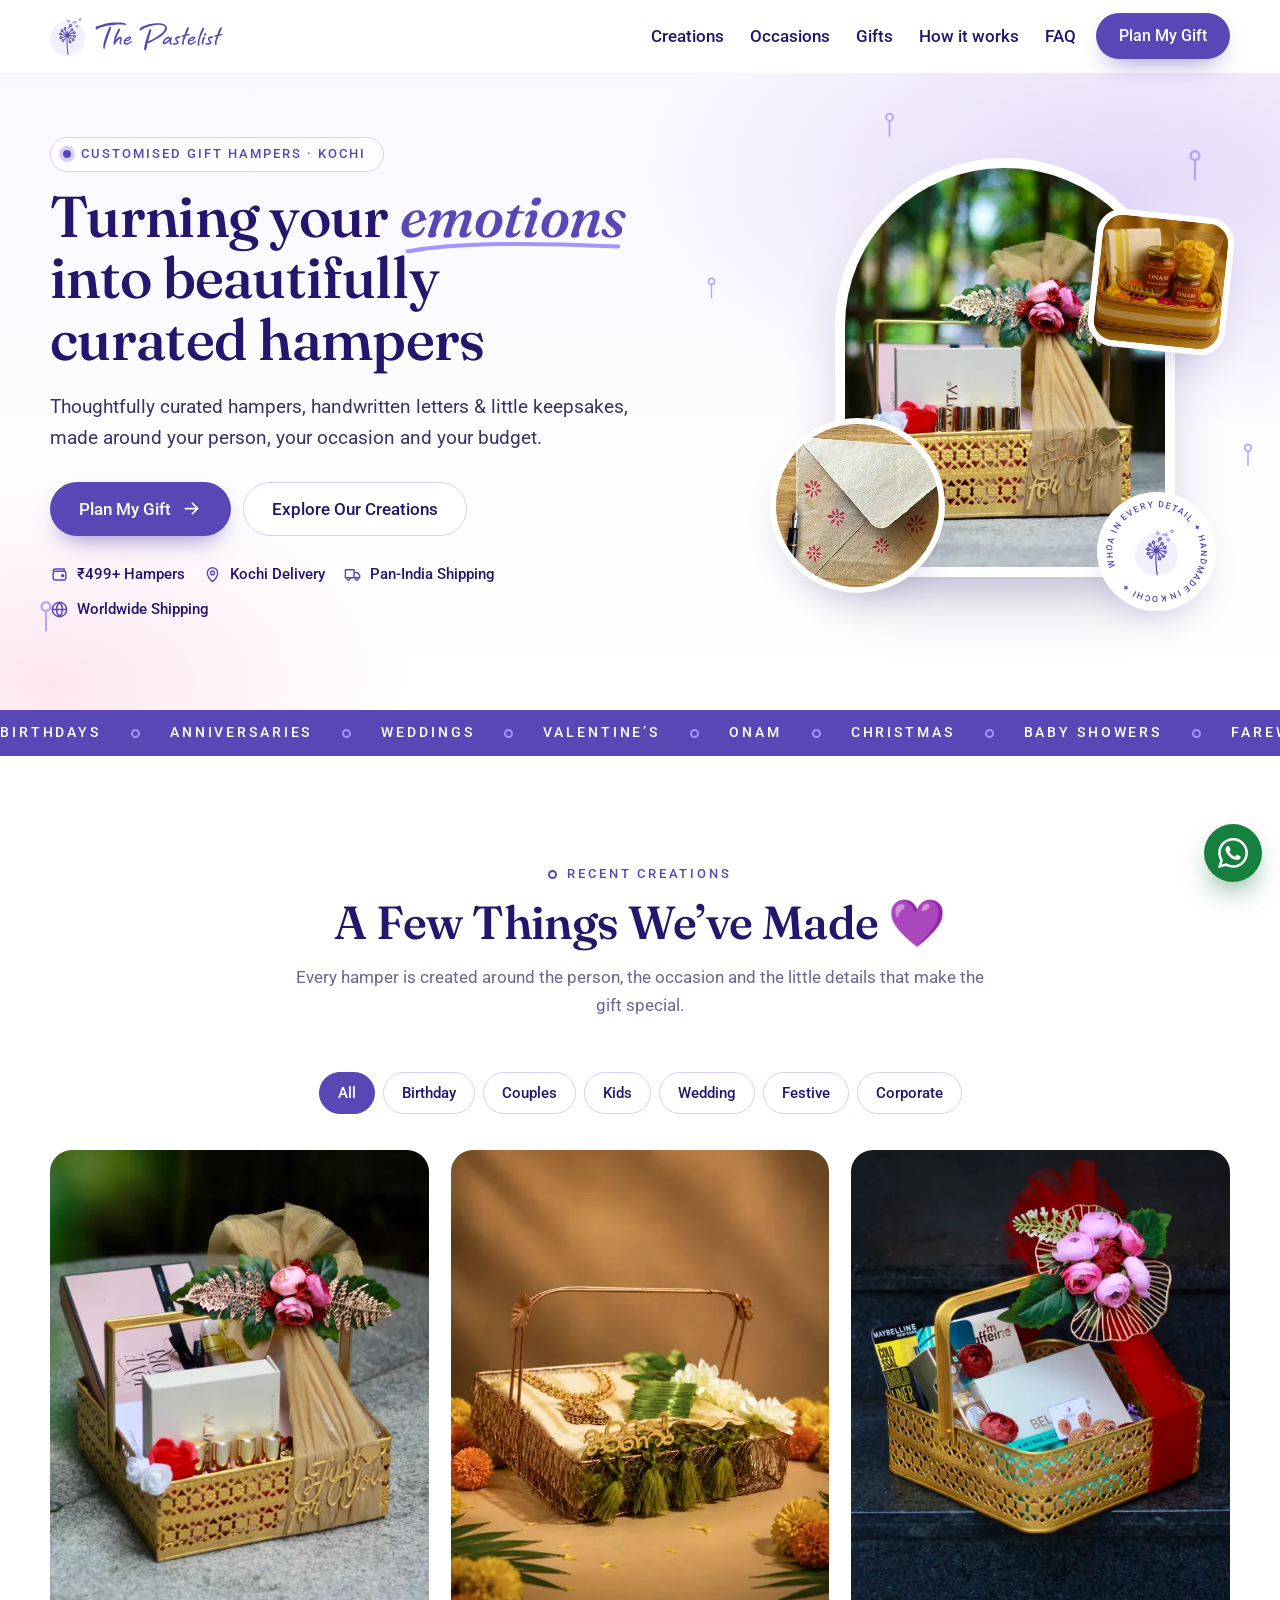
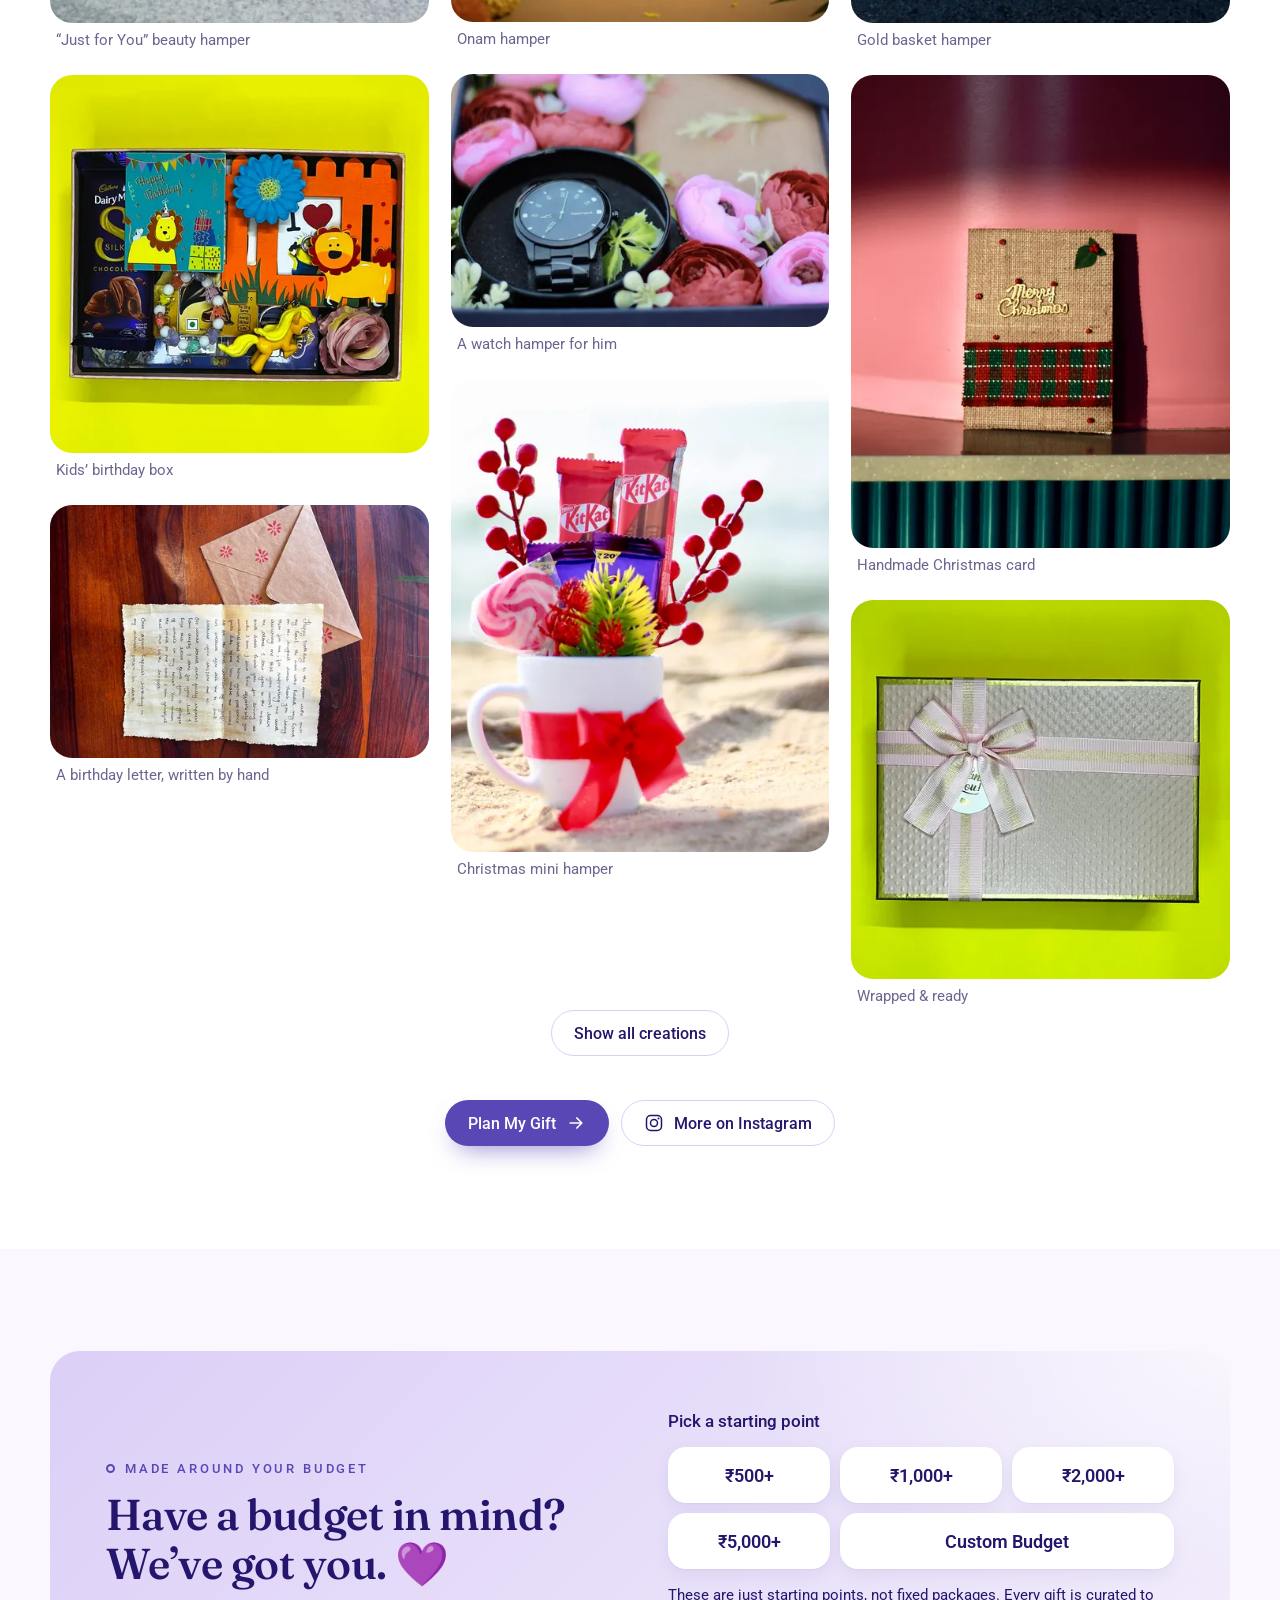
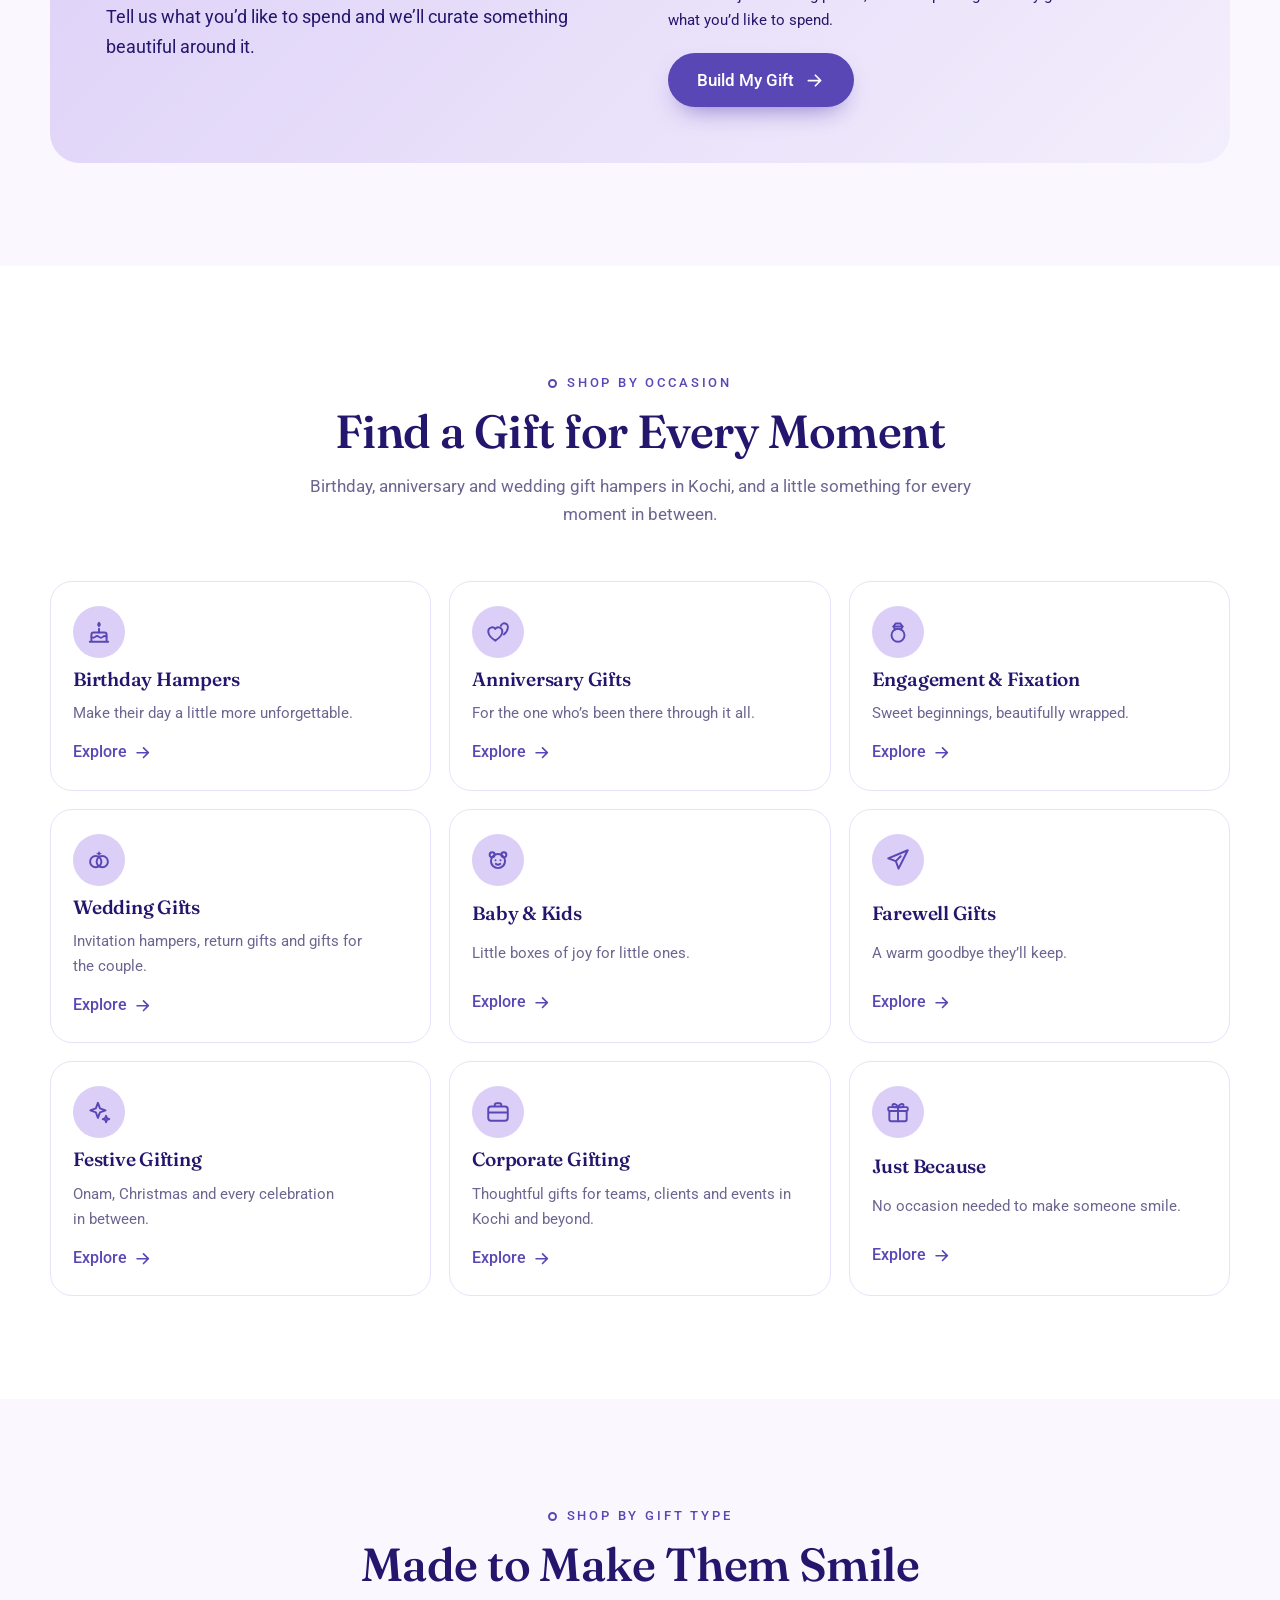
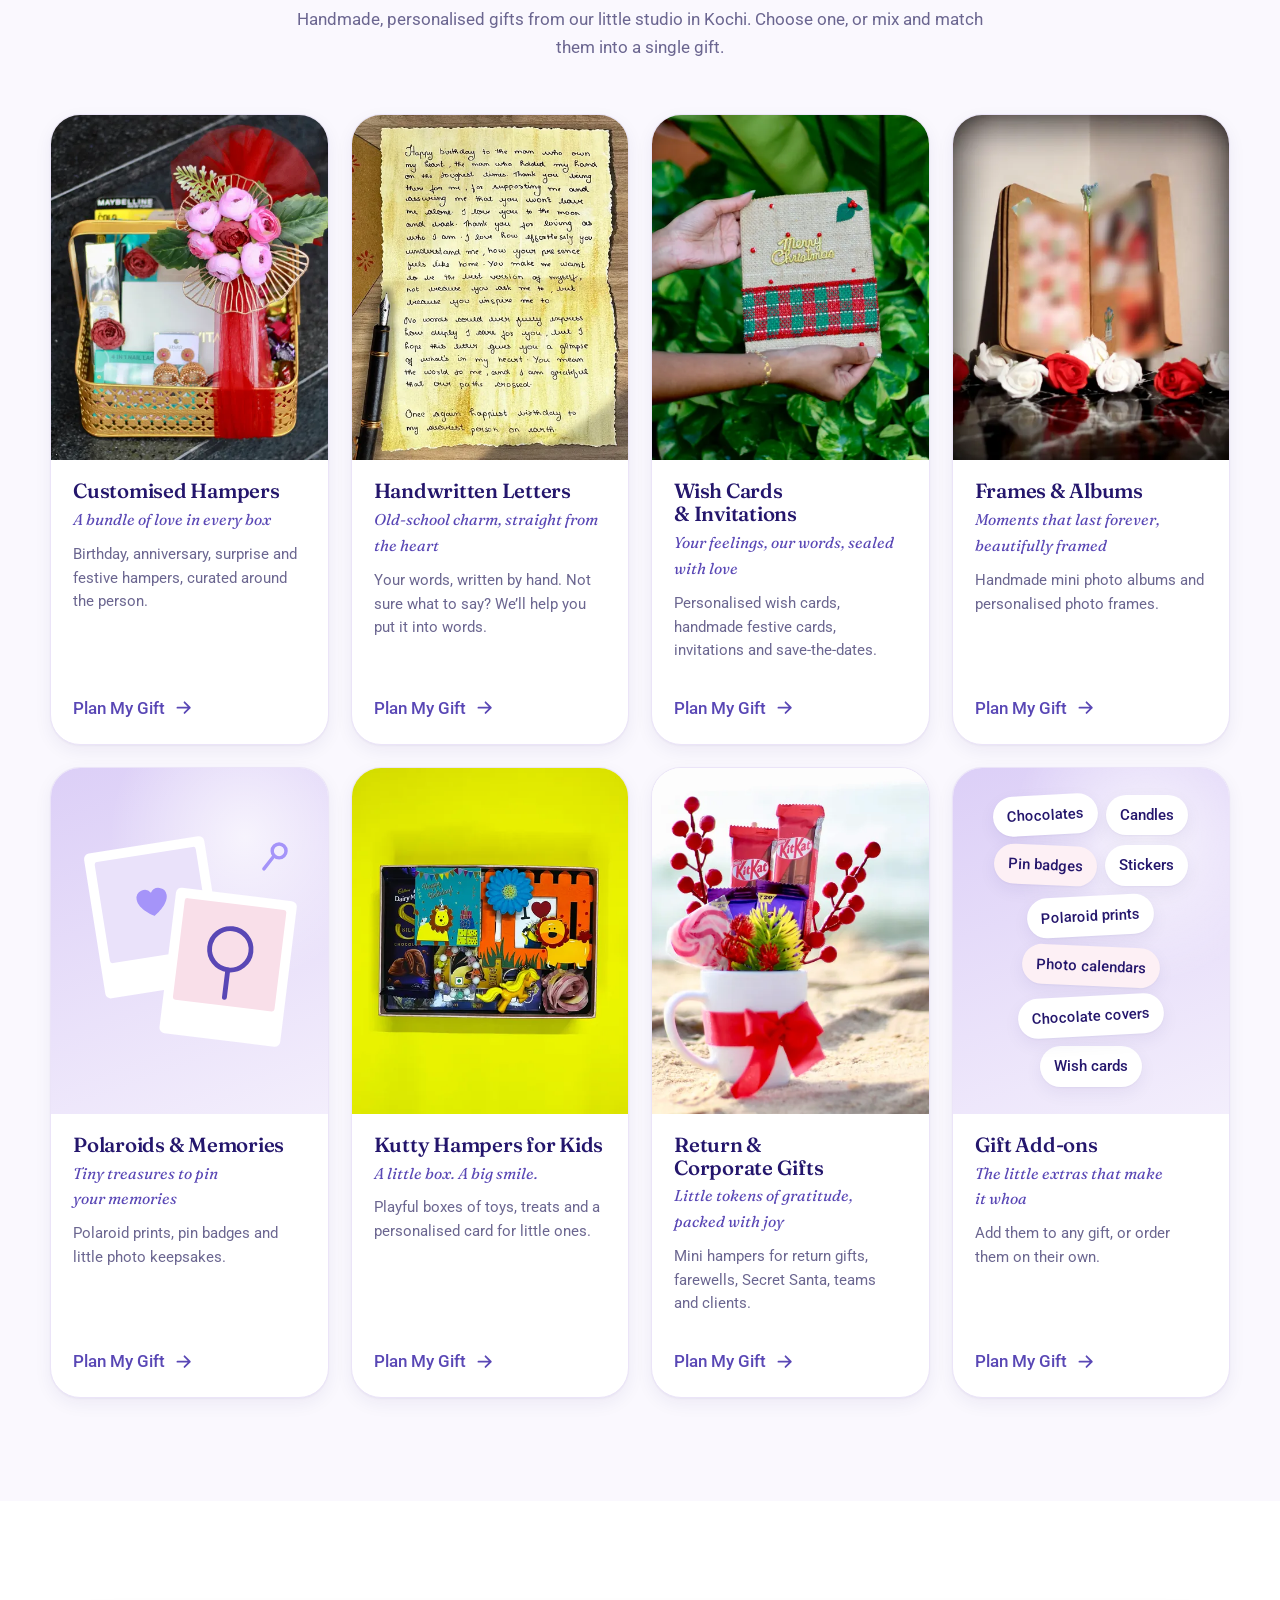
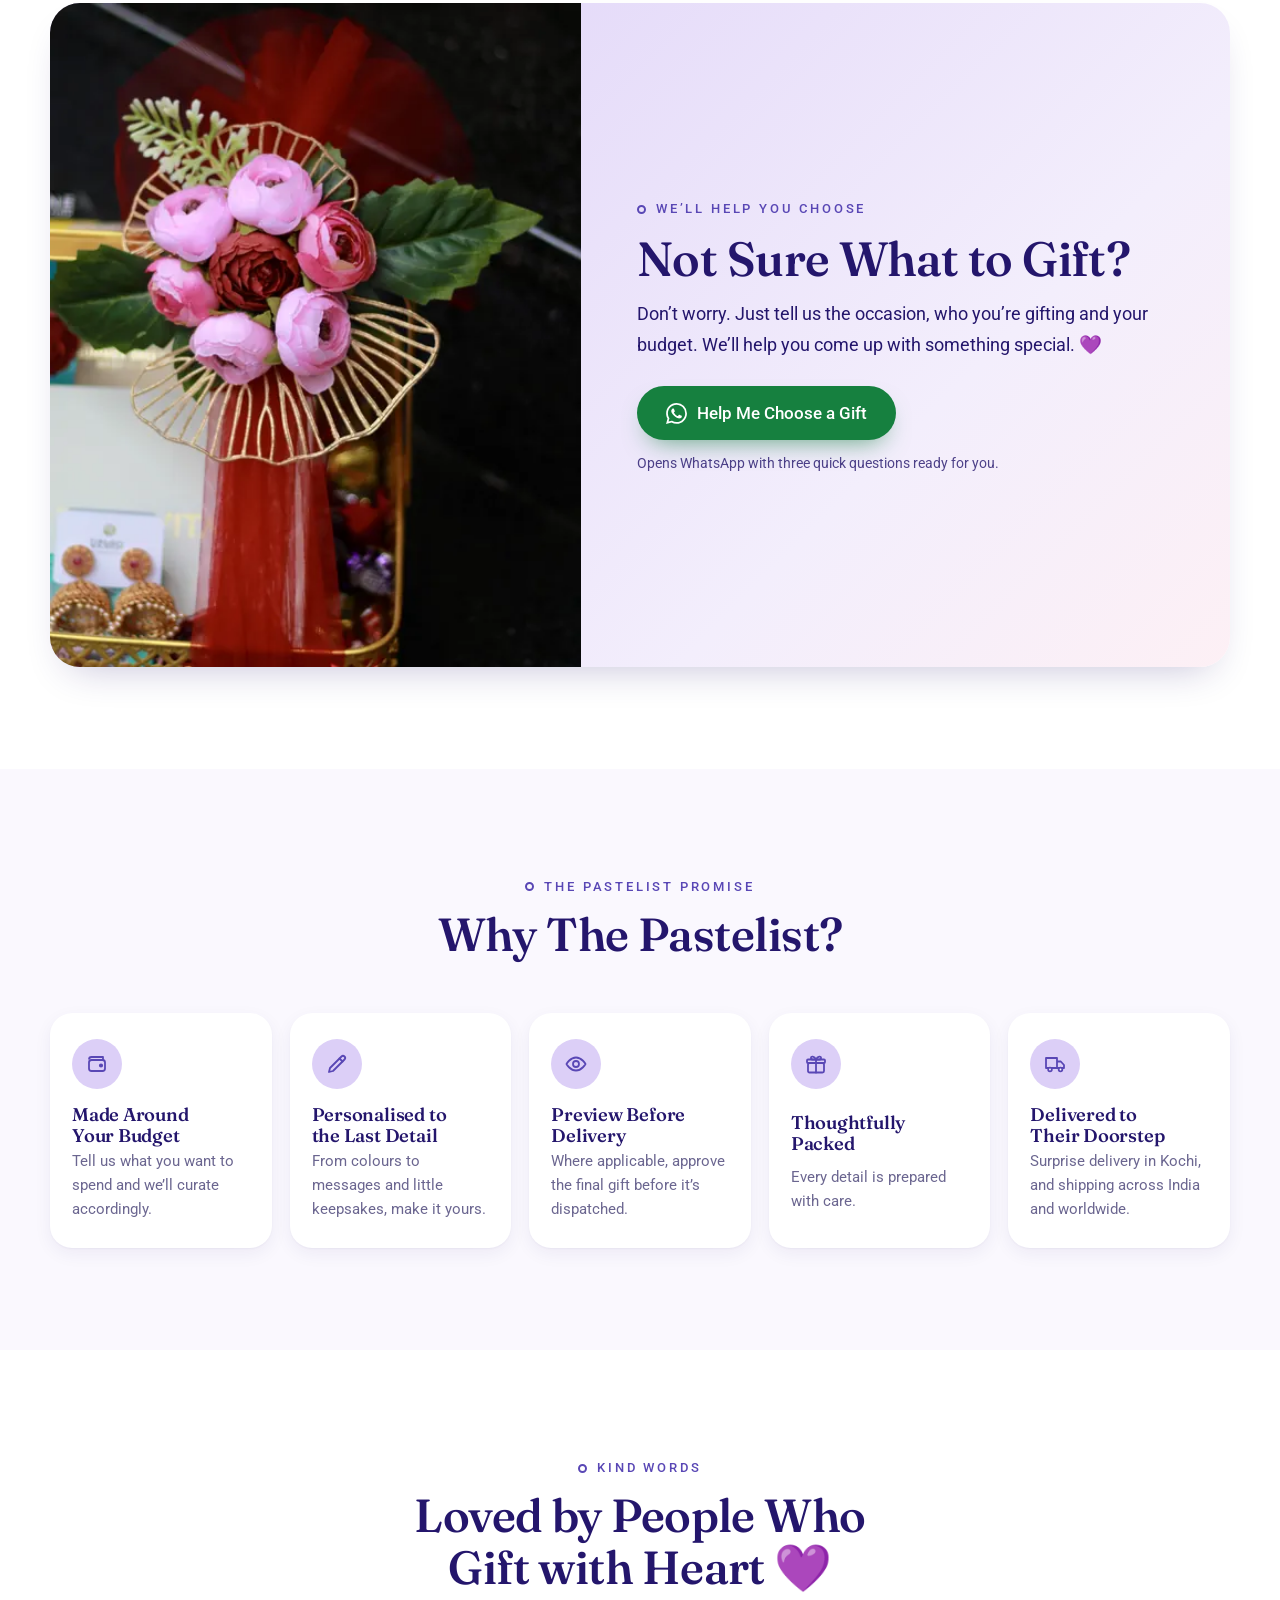
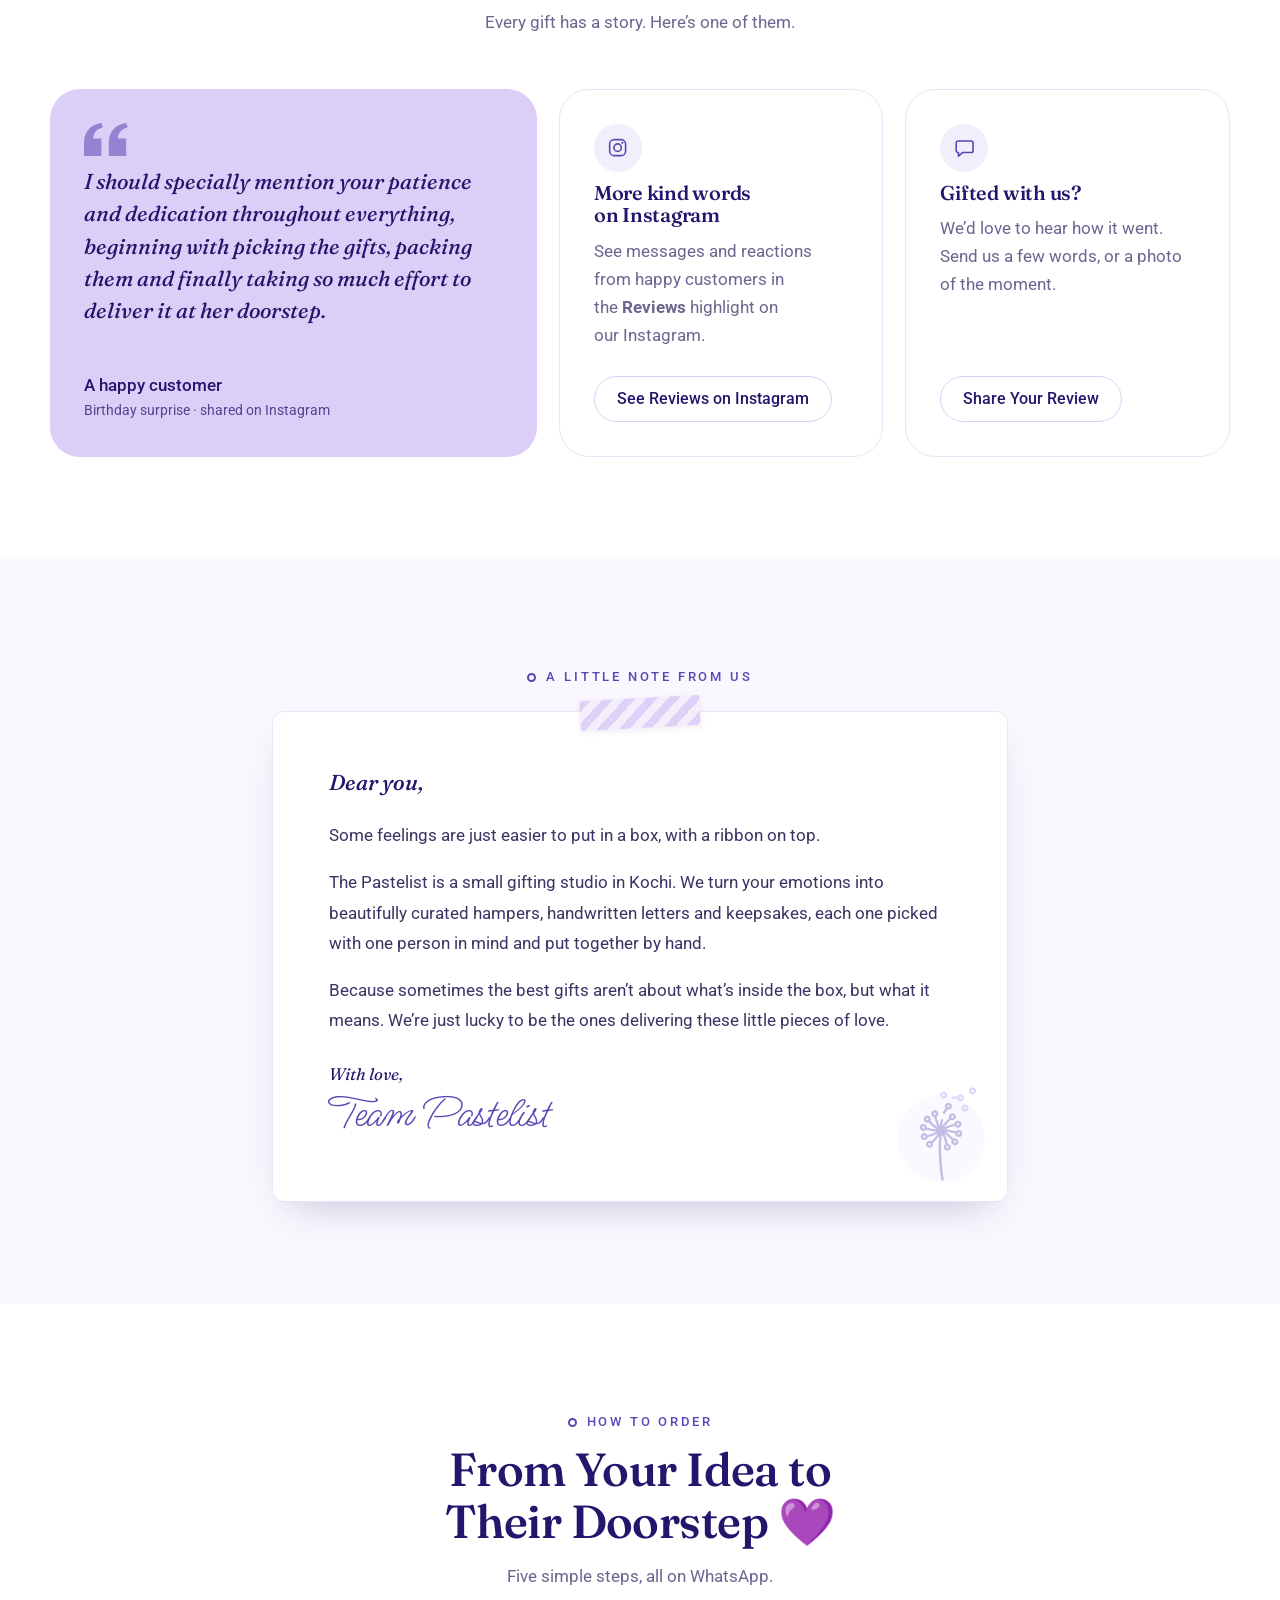
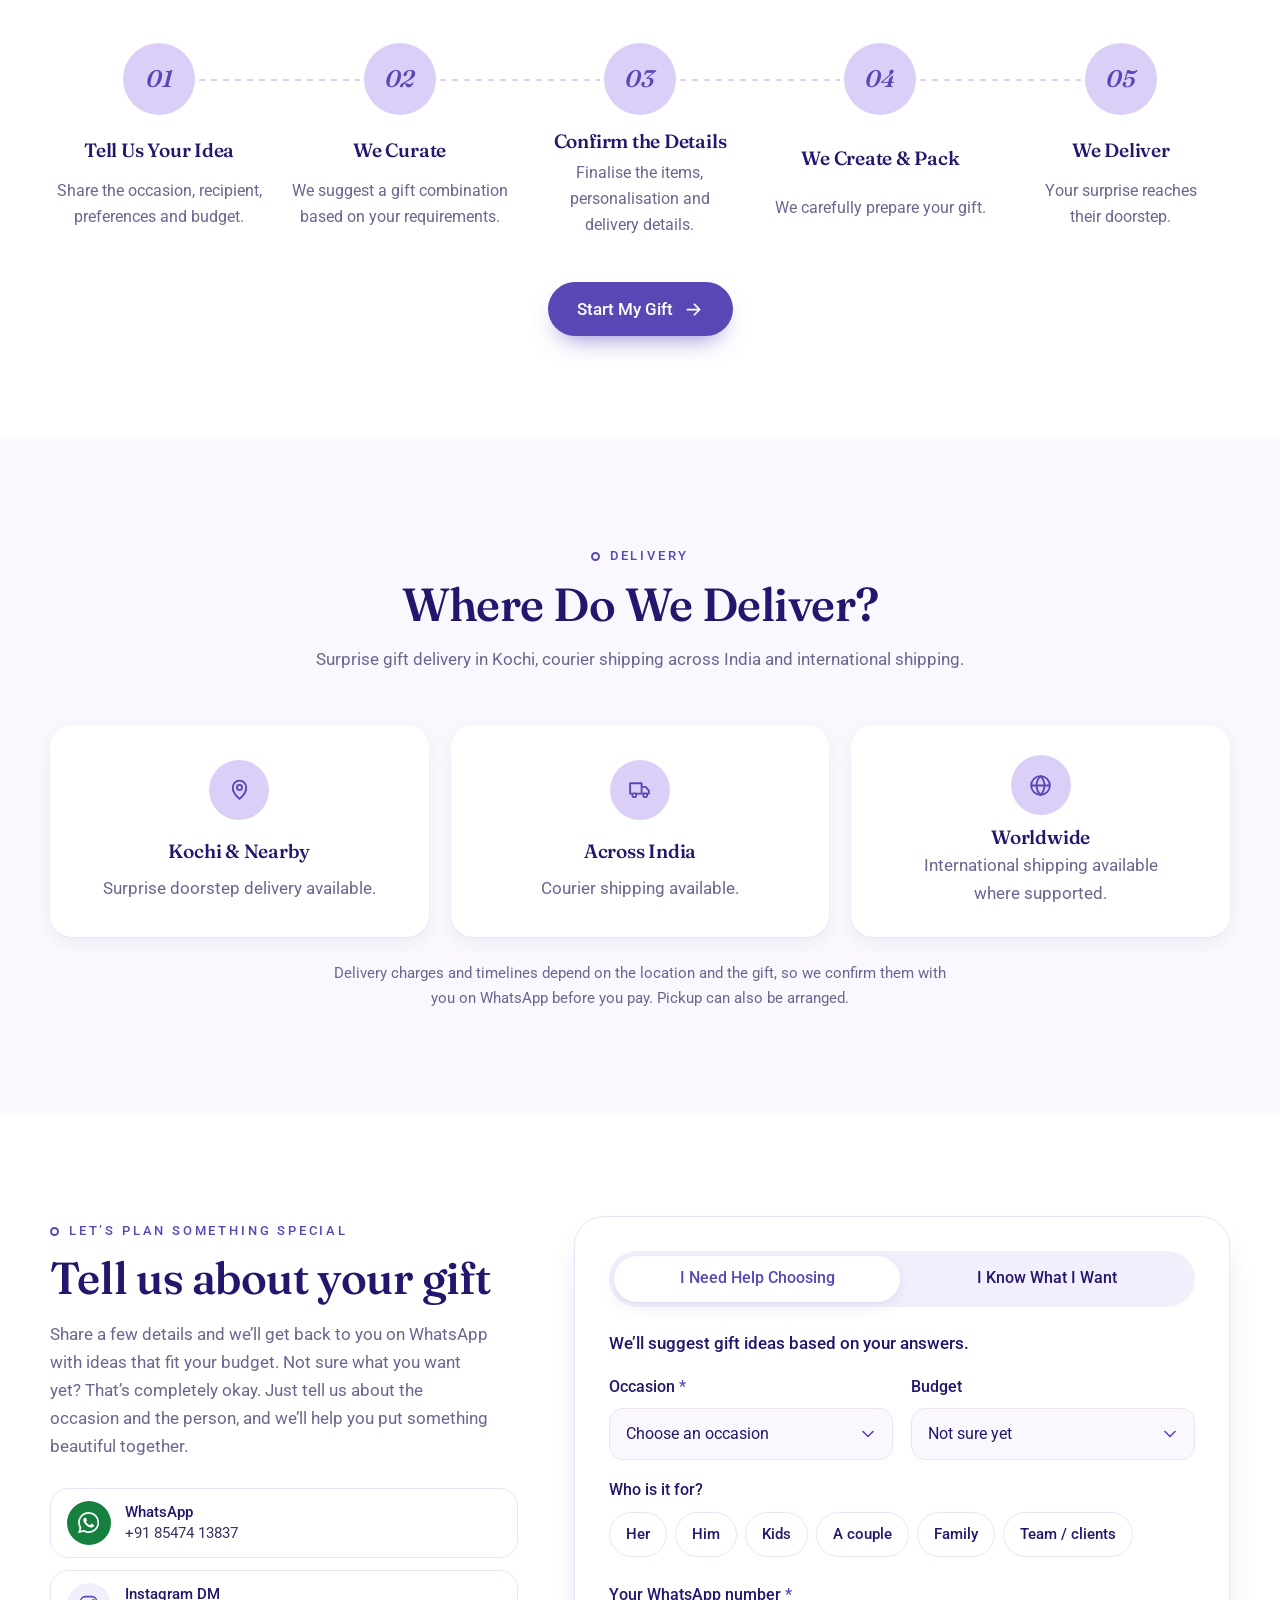
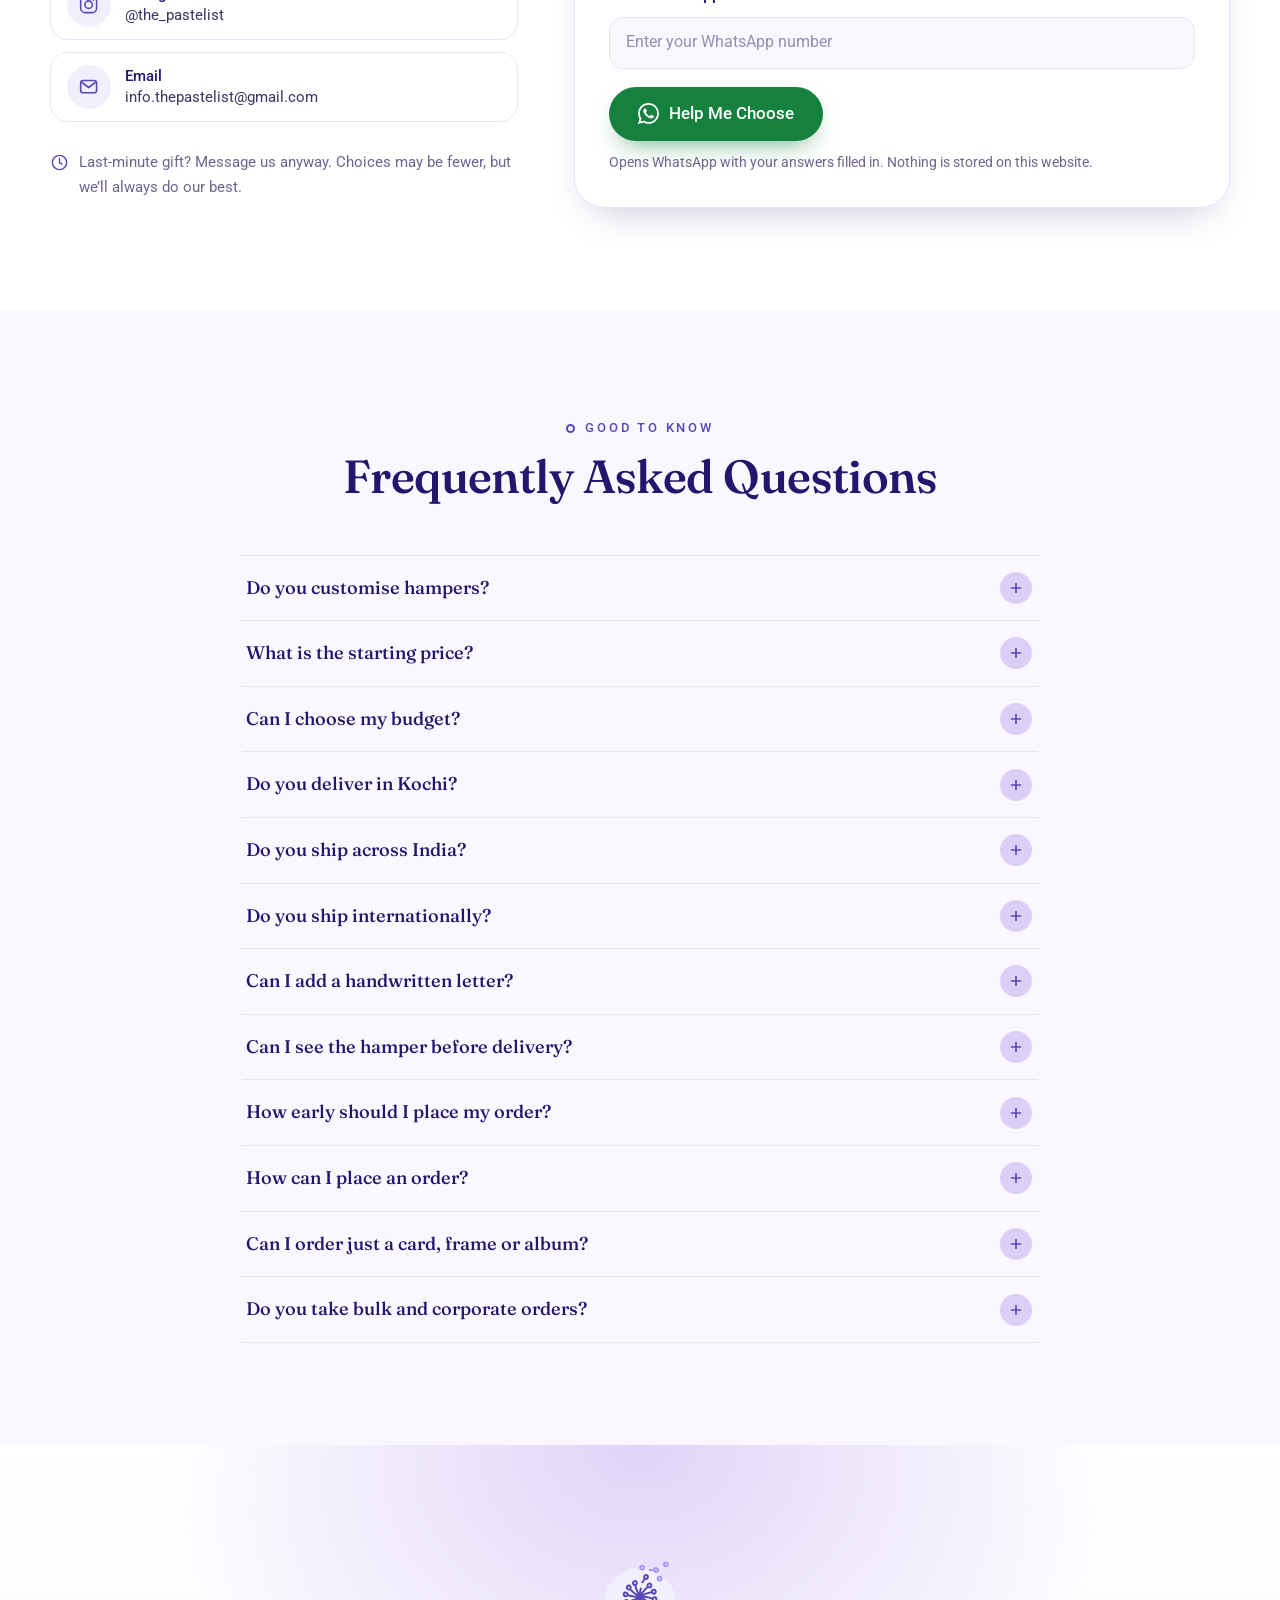
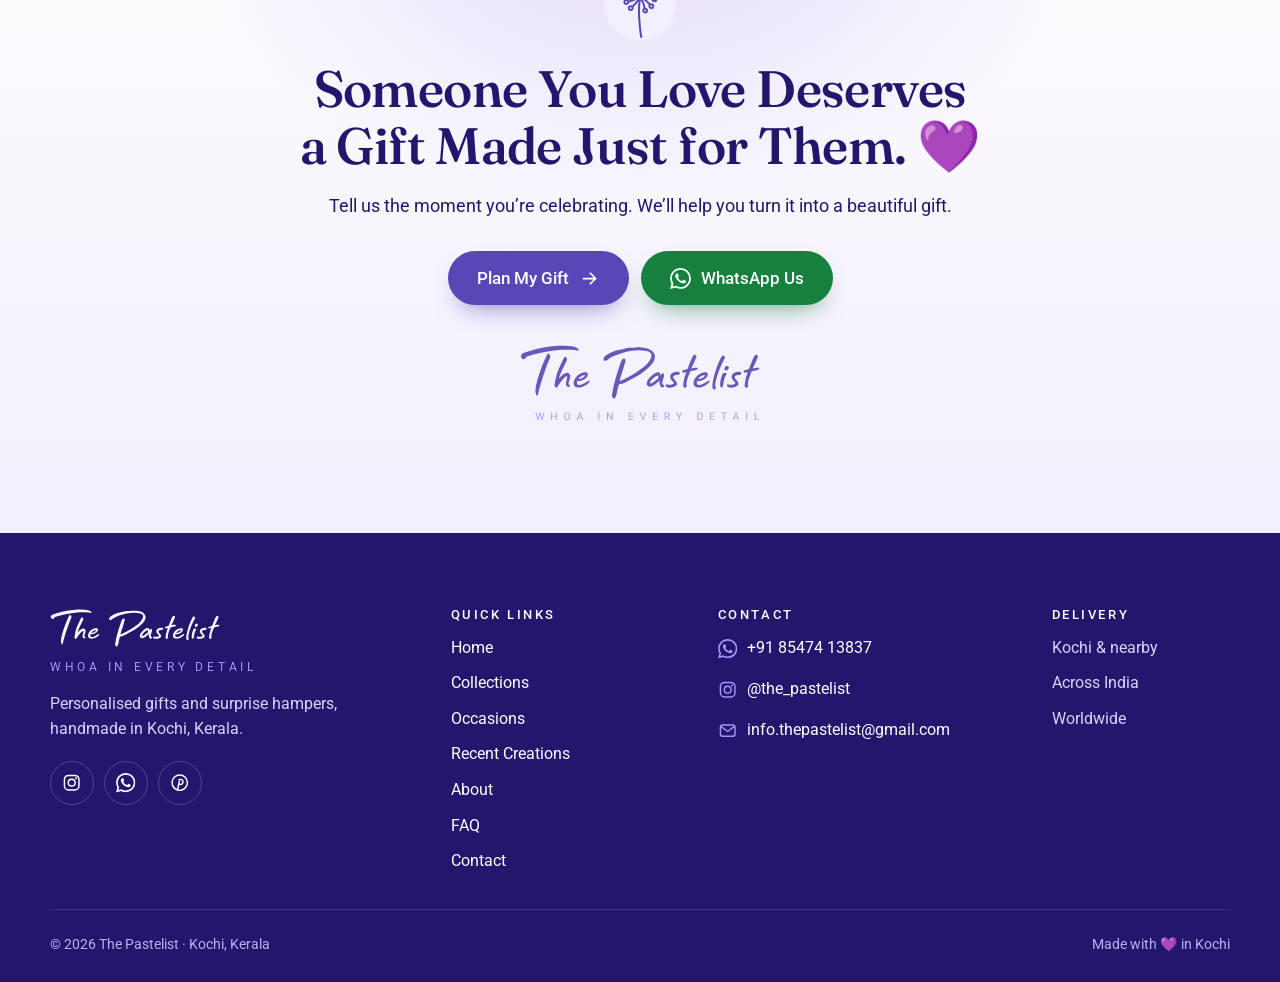
<file: index.html>
<!doctype html>
<html lang="en-IN">
<head>
  <meta charset="utf-8">
  <meta name="viewport" content="width=device-width, initial-scale=1, viewport-fit=cover">
  <title>The Pastelist | Personalised Gifts &amp; Gift Hampers in Kochi</title>
  <meta name="description" content="Personalised gift hampers, handwritten letters &amp; keepsakes by The Pastelist, made around your occasion &amp; budget. Delivery in Kochi, across India &amp; worldwide.">
  <link rel="canonical" href="https://thepastelist-website.info-thepastelist.workers.dev/">
  <meta name="theme-color" content="#ffffff">
  <meta name="color-scheme" content="light">

  <!-- Social sharing (WhatsApp, Instagram, Facebook, X) -->
  <meta property="og:type" content="website">
  <meta property="og:site_name" content="The Pastelist">
  <meta property="og:title" content="The Pastelist | Personalised Gifts &amp; Surprise Hampers in Kochi">
  <meta property="og:description" content="Hampers, handwritten letters and little keepsakes, made around your person, your occasion and your budget. Whoa in every detail 💜">
  <meta property="og:url" content="https://thepastelist-website.info-thepastelist.workers.dev/">
  <meta property="og:image" content="https://thepastelist-website.info-thepastelist.workers.dev/assets/img/og-image.jpg">
  <meta property="og:image:width" content="1200">
  <meta property="og:image:height" content="630">
  <meta property="og:image:alt" content="The Pastelist logo beside a personalised gift hamper in a gold basket">
  <meta property="og:locale" content="en_IN">
  <meta name="twitter:card" content="summary_large_image">

  <link rel="icon" href="favicon.ico" sizes="48x48">
  <link rel="icon" href="favicon.svg" type="image/svg+xml">
  <link rel="apple-touch-icon" href="assets/icons/apple-touch-icon.png">
  <link rel="manifest" href="site.webmanifest">

  <link rel="preconnect" href="https://fonts.googleapis.com">
  <link rel="preconnect" href="https://fonts.gstatic.com" crossorigin>
  <link rel="stylesheet" href="https://fonts.googleapis.com/css2?family=Fraunces:ital,opsz,wght,SOFT@0,9..144,400..650,100;1,9..144,400..650,100&amp;family=Ms+Madi&amp;family=Roboto:wght@400;500;700&amp;display=swap">
  <link rel="preload" as="image" type="image/webp"
        imagesrcset="assets/img/hero-gold-basket-480.webp 480w, assets/img/hero-gold-basket-800.webp 800w, assets/img/hero-gold-basket-1200.webp 1200w"
        imagesizes="(min-width: 1100px) 420px, (min-width: 900px) 38vw, 70vw" fetchpriority="high">
  <link rel="stylesheet" href="css/styles.css">
  <script>document.documentElement.classList.add('js')</script>
  <script src="js/main.js" defer></script>

  <script type="application/ld+json">
  {
    "@context": "https://schema.org",
    "@type": "Store",
    "name": "The Pastelist",
    "alternateName": "Pastelist",
    "slogan": "Whoa in every detail",
    "description": "Personalised gifts and surprise hampers in Kochi: customised gift hampers, handwritten letters, wish cards, frames, albums, polaroids, kids hampers, return gifts and corporate gifting, curated around your occasion and budget.",
    "url": "https://thepastelist-website.info-thepastelist.workers.dev/",
    "logo": "https://thepastelist-website.info-thepastelist.workers.dev/assets/icons/icon-512.png",
    "image": "https://thepastelist-website.info-thepastelist.workers.dev/assets/img/og-image.jpg",
    "telephone": "+91-85474-13837",
    "email": "info.thepastelist@gmail.com",
    "priceRange": "₹499+",
    "currenciesAccepted": "INR",
    "address": {
      "@type": "PostalAddress",
      "addressLocality": "Kochi",
      "addressRegion": "Kerala",
      "addressCountry": "IN"
    },
    "areaServed": [
      {"@type": "City", "name": "Kochi"},
      {"@type": "State", "name": "Kerala"},
      {"@type": "Country", "name": "India"}
    ],
    "sameAs": [
      "https://www.instagram.com/the_pastelist/",
      "https://www.pinterest.com/the_pastelist/",
      "https://www.threads.net/@the_pastelist"
    ],
    "contactPoint": {
      "@type": "ContactPoint",
      "contactType": "customer service",
      "telephone": "+91-85474-13837",
      "email": "info.thepastelist@gmail.com",
      "availableLanguage": ["English", "Malayalam"]
    }
  }
  </script>
</head>

<body>
  <a class="skip-link" href="#main">Skip to content</a>

  <!-- ============================== HEADER ============================== -->
  <header class="site-header" id="top">
    <div class="container header-inner">
      <a class="brand" href="#top" aria-label="The Pastelist, back to top">
        <img class="brand-mark" src="assets/brand/mark.svg" alt="" width="36" height="41">
        <img class="brand-word" src="assets/brand/wordmark.svg" alt="The Pastelist" width="132" height="31">
      </a>

      <nav class="site-nav" id="site-nav" aria-label="Main">
        <ul>
          <li><a href="#creations">Creations</a></li>
          <li><a href="#occasions">Occasions</a></li>
          <li><a href="#gifts">Gifts</a></li>
          <li><a href="#how-it-works">How it works</a></li>
          <li><a href="#faq">FAQ</a></li>
        </ul>
        <a class="btn btn-wa nav-wa" href="https://wa.me/918547413837?text=Hi%20The%20Pastelist%21%20%F0%9F%92%9C%20I%27d%20like%20to%20plan%20a%20gift." target="_blank" rel="noopener" data-wa>
          <svg class="icon" aria-hidden="true"><use href="#i-whatsapp"/></svg> WhatsApp Us
        </a>
      </nav>

      <a class="btn btn-primary header-cta" href="#enquire">Plan My Gift</a>
      <button class="menu-toggle" type="button" aria-expanded="false" aria-controls="site-nav">
        <span class="menu-bars" aria-hidden="true"></span>
        <span class="visually-hidden">Menu</span>
      </button>
    </div>
  </header>

  <main id="main">
    <!-- =============================== HERO =============================== -->
    <section class="hero" aria-labelledby="hero-title">
      <div class="seeds" aria-hidden="true">
        <span class="seed s1"></span><span class="seed s2"></span><span class="seed s3"></span>
        <span class="seed s4"></span><span class="seed s5"></span>
      </div>

      <div class="container hero-grid">
        <div class="hero-copy" data-reveal>
          <p class="eyebrow hero-tagline"><span class="dot" aria-hidden="true"></span>Customised gift hampers · Kochi</p>
          <h1 id="hero-title">Turning your <em>emotions</em> into beautifully curated hampers</h1>
          <p class="lead">Thoughtfully curated hampers, handwritten letters &amp; little keepsakes, made around your person, your occasion and your budget.</p>
          <div class="hero-actions">
            <a class="btn btn-primary btn-lg" href="#enquire">Plan My Gift
              <svg class="icon" aria-hidden="true"><use href="#i-arrow"/></svg></a>
            <a class="btn btn-ghost btn-lg" href="#creations">Explore Our Creations</a>
          </div>
          <ul class="trust" aria-label="Prices and delivery">
            <li><svg class="icon" aria-hidden="true"><use href="#i-wallet"/></svg>₹499+ Hampers</li>
            <li><svg class="icon" aria-hidden="true"><use href="#i-pin"/></svg>Kochi Delivery</li>
            <li><svg class="icon" aria-hidden="true"><use href="#i-truck"/></svg>Pan-India Shipping</li>
            <li><svg class="icon" aria-hidden="true"><use href="#i-globe"/></svg>Worldwide Shipping</li>
          </ul>
        </div>

        <div class="hero-visual" data-reveal>
          <figure class="arch">
            <picture><source type="image/webp" srcset="assets/img/hero-gold-basket-480.webp 480w, assets/img/hero-gold-basket-800.webp 800w, assets/img/hero-gold-basket-1200.webp 1200w" sizes="(min-width: 1100px) 420px, (min-width: 900px) 38vw, 70vw"><img src="assets/img/hero-gold-basket-800.jpg" srcset="assets/img/hero-gold-basket-480.jpg 480w, assets/img/hero-gold-basket-800.jpg 800w, assets/img/hero-gold-basket-1200.jpg 1200w" sizes="(min-width: 1100px) 420px, (min-width: 900px) 38vw, 70vw" width="800" height="1000" alt="Personalised gift hamper by The Pastelist: a gold lattice basket with a gift box, lipsticks and a tulle bow with pink roses" fetchpriority="high" decoding="async" style="--ph:#7e7d61"></picture>
          </figure>
          <figure class="bubble bubble-letter">
            <picture><source type="image/webp" srcset="assets/img/hero-envelope-320.webp 320w, assets/img/hero-envelope-560.webp 560w" sizes="(min-width: 1100px) 160px, 28vw"><img src="assets/img/hero-envelope-560.jpg" srcset="assets/img/hero-envelope-320.jpg 320w, assets/img/hero-envelope-560.jpg 560w" sizes="(min-width: 1100px) 160px, 28vw" width="560" height="560" alt="Kraft envelope hand-stamped with red flowers, beside a fountain pen" loading="eager" decoding="async" style="--ph:#b9a487"></picture>
          </figure>
          <figure class="bubble bubble-onam">
            <picture><source type="image/webp" srcset="assets/img/hero-onam-320.webp 320w, assets/img/hero-onam-560.webp 560w" sizes="(min-width: 1100px) 140px, 24vw"><img src="assets/img/hero-onam-560.jpg" srcset="assets/img/hero-onam-320.jpg 320w, assets/img/hero-onam-560.jpg 560w" sizes="(min-width: 1100px) 140px, 24vw" width="560" height="560" alt="Onam gift hamper with kasavu cloth, a golden snake boat, banana chips and mango pickle" loading="eager" decoding="async" style="--ph:#9d651d"></picture>
          </figure>
          <div class="badge" aria-hidden="true">
            <svg viewBox="0 0 200 200" class="badge-ring">
              <defs><path id="badge-circle" d="M100,100 m-74,0 a74,74 0 1,1 148,0 a74,74 0 1,1 -148,0"/></defs>
              <text><textPath href="#badge-circle">WHOA IN EVERY DETAIL ✦ HANDMADE IN KOCHI ✦</textPath></text>
            </svg>
            <img src="assets/brand/mark.svg" alt="" width="64" height="74">
          </div>
        </div>
      </div>
    </section>

    <!-- ========================= OCCASIONS RIBBON ========================= -->
    <!-- Slowly scrolling list of occasions. The visible track is decorative (repeated 4x so the
         loop is seamless on wide screens); screen readers get the plain list instead. -->
    <div class="ribbon">
      <ul class="visually-hidden" aria-label="Occasions we make gifts for">
        <li>Birthdays</li><li>Anniversaries</li><li>Weddings and engagements</li><li>Valentine’s Day</li><li>Onam</li><li>Christmas and New Year</li><li>Baby showers</li><li>Farewells</li><li>Corporate gifting</li><li>Just because</li>
      </ul>
      <div class="ribbon-track" aria-hidden="true">
        <span>Birthdays</span><span>Anniversaries</span><span>Weddings</span><span>Valentine’s</span><span>Onam</span><span>Christmas</span><span>Baby showers</span><span>Farewells</span><span>Corporate gifting</span><span>Just because</span>
        <span>Birthdays</span><span>Anniversaries</span><span>Weddings</span><span>Valentine’s</span><span>Onam</span><span>Christmas</span><span>Baby showers</span><span>Farewells</span><span>Corporate gifting</span><span>Just because</span>
        <span>Birthdays</span><span>Anniversaries</span><span>Weddings</span><span>Valentine’s</span><span>Onam</span><span>Christmas</span><span>Baby showers</span><span>Farewells</span><span>Corporate gifting</span><span>Just because</span>
        <span>Birthdays</span><span>Anniversaries</span><span>Weddings</span><span>Valentine’s</span><span>Onam</span><span>Christmas</span><span>Baby showers</span><span>Farewells</span><span>Corporate gifting</span><span>Just because</span>
      </div>
    </div>

    <!-- ========================= RECENT CREATIONS ========================= -->
    <section class="section" id="creations" aria-labelledby="creations-title">
      <div class="container">
        <header class="section-head" data-reveal>
          <p class="eyebrow">Recent creations</p>
          <h2 id="creations-title">A Few Things We’ve Made 💜</h2>
          <p>Every hamper is created around the person, the occasion and the little details that make the gift special.</p>
        </header>

        <div class="filters" role="group" aria-label="Filter creations by occasion" data-reveal>
          <button type="button" class="filter is-active" data-filter="all" aria-pressed="true">All</button>
          <button type="button" class="filter" data-filter="birthday" aria-pressed="false">Birthday</button>
          <button type="button" class="filter" data-filter="couples" aria-pressed="false">Couples</button>
          <button type="button" class="filter" data-filter="kids" aria-pressed="false">Kids</button>
          <button type="button" class="filter" data-filter="wedding" aria-pressed="false">Wedding</button>
          <button type="button" class="filter" data-filter="festive" aria-pressed="false">Festive</button>
          <button type="button" class="filter" data-filter="corporate" aria-pressed="false">Corporate</button>
        </div>

        <!-- Gallery: data-tags decide which filter shows each photo (birthday couples kids wedding festive corporate).
             Only tag a photo with an occasion you know is true. -->
        <div class="gallery" id="gallery">
          <figure class="g-item" data-tags="" data-reveal><button type="button" class="gallery-item" data-full="gal-gold-basket" data-w="1200" data-h="1500" aria-label="View larger: “Just for You” beauty hamper"><picture><source type="image/webp" srcset="assets/img/gal-gold-basket-480.webp 480w, assets/img/gal-gold-basket-800.webp 800w, assets/img/gal-gold-basket-1200.webp 1200w" sizes="(min-width: 1100px) 370px, (min-width: 900px) 31vw, 46vw"><img src="assets/img/gal-gold-basket-800.jpg" srcset="assets/img/gal-gold-basket-480.jpg 480w, assets/img/gal-gold-basket-800.jpg 800w, assets/img/gal-gold-basket-1200.jpg 1200w" sizes="(min-width: 1100px) 370px, (min-width: 900px) 31vw, 46vw" width="800" height="1000" alt="Gold lattice gift hamper with rose-gold tulle, roses and beauty gifts" loading="lazy" decoding="async" style="--ph:#7c7464"></picture></button><figcaption>“Just for You” beauty hamper</figcaption></figure>
          <figure class="g-item" data-tags="kids birthday" data-reveal><button type="button" class="gallery-item" data-full="gal-kids" data-w="1200" data-h="1200" aria-label="View larger: Kids’ birthday box"><picture><source type="image/webp" srcset="assets/img/gal-kids-480.webp 480w, assets/img/gal-kids-800.webp 800w, assets/img/gal-kids-1200.webp 1200w" sizes="(min-width: 1100px) 370px, (min-width: 900px) 31vw, 46vw"><img src="assets/img/gal-kids-800.jpg" srcset="assets/img/gal-kids-480.jpg 480w, assets/img/gal-kids-800.jpg 800w, assets/img/gal-kids-1200.jpg 1200w" sizes="(min-width: 1100px) 370px, (min-width: 900px) 31vw, 46vw" width="800" height="800" alt="Kids&#x27; birthday gift box with a lion photo frame, toys, a Happy Birthday card and chocolates" loading="lazy" decoding="async" style="--ph:#9f9e24"></picture></button><figcaption>Kids’ birthday box</figcaption></figure>
          <figure class="g-item" data-tags="birthday couples" data-reveal><button type="button" class="gallery-item" data-full="gal-letter" data-w="1200" data-h="800" aria-label="View larger: A birthday letter, written by hand"><picture><source type="image/webp" srcset="assets/img/gal-letter-480.webp 480w, assets/img/gal-letter-800.webp 800w, assets/img/gal-letter-1200.webp 1200w" sizes="(min-width: 1100px) 370px, (min-width: 900px) 31vw, 46vw"><img src="assets/img/gal-letter-800.jpg" srcset="assets/img/gal-letter-480.jpg 480w, assets/img/gal-letter-800.jpg 800w, assets/img/gal-letter-1200.jpg 1200w" sizes="(min-width: 1100px) 370px, (min-width: 900px) 31vw, 46vw" width="800" height="533" alt="Handwritten birthday letter and envelope on a wooden table" loading="lazy" decoding="async" style="--ph:#986d67"></picture></button><figcaption>A birthday letter, written by hand</figcaption></figure>
          <figure class="g-item" data-tags="festive" data-reveal><button type="button" class="gallery-item" data-full="gal-onam-2026" data-w="941" data-h="1175" aria-label="View larger: Onam hamper"><picture><source type="image/webp" srcset="assets/img/gal-onam-2026-480.webp 480w, assets/img/gal-onam-2026-800.webp 800w, assets/img/gal-onam-2026-941.webp 941w" sizes="(min-width: 1100px) 370px, (min-width: 900px) 31vw, 46vw"><img src="assets/img/gal-onam-2026-800.jpg" srcset="assets/img/gal-onam-2026-480.jpg 480w, assets/img/gal-onam-2026-800.jpg 800w, assets/img/gal-onam-2026-941.jpg 941w" sizes="(min-width: 1100px) 370px, (min-width: 900px) 31vw, 46vw" width="800" height="999" alt="Onam gift hamper in a cane basket with a kasavu mundu and white flowers, made in Kochi" loading="lazy" decoding="async" style="--ph:#9c6e38"></picture></button><figcaption>Onam hamper</figcaption></figure>
          <figure class="g-item" data-tags="" data-reveal><button type="button" class="gallery-item" data-full="gal-watch" data-w="1200" data-h="803" aria-label="View larger: A watch hamper for him"><picture><source type="image/webp" srcset="assets/img/gal-watch-480.webp 480w, assets/img/gal-watch-800.webp 800w, assets/img/gal-watch-1200.webp 1200w" sizes="(min-width: 1100px) 370px, (min-width: 900px) 31vw, 46vw"><img src="assets/img/gal-watch-800.jpg" srcset="assets/img/gal-watch-480.jpg 480w, assets/img/gal-watch-800.jpg 800w, assets/img/gal-watch-1200.jpg 1200w" sizes="(min-width: 1100px) 370px, (min-width: 900px) 31vw, 46vw" width="800" height="535" alt="Personalised gift box with a men&#x27;s wristwatch among pink and red peonies" loading="lazy" decoding="async" style="--ph:#7e6b78"></picture></button><figcaption>A watch hamper for him</figcaption></figure>
          <figure class="g-item" data-tags="festive corporate" data-reveal><button type="button" class="gallery-item" data-full="gal-mug" data-w="1200" data-h="1499" aria-label="View larger: Christmas mini hamper"><picture><source type="image/webp" srcset="assets/img/gal-mug-480.webp 480w, assets/img/gal-mug-800.webp 800w, assets/img/gal-mug-1200.webp 1200w" sizes="(min-width: 1100px) 370px, (min-width: 900px) 31vw, 46vw"><img src="assets/img/gal-mug-800.jpg" srcset="assets/img/gal-mug-480.jpg 480w, assets/img/gal-mug-800.jpg 800w, assets/img/gal-mug-1200.jpg 1200w" sizes="(min-width: 1100px) 370px, (min-width: 900px) 31vw, 46vw" width="800" height="1000" alt="Christmas mini hamper in a white mug with chocolates, a lollipop and red berries" loading="lazy" decoding="async" style="--ph:#d6afaf"></picture></button><figcaption>Christmas mini hamper</figcaption></figure>
          <figure class="g-item" data-tags="" data-reveal><button type="button" class="gallery-item" data-full="gal-alma" data-w="1200" data-h="1500" aria-label="View larger: Gold basket hamper"><picture><source type="image/webp" srcset="assets/img/gal-alma-480.webp 480w, assets/img/gal-alma-800.webp 800w, assets/img/gal-alma-1200.webp 1200w" sizes="(min-width: 1100px) 370px, (min-width: 900px) 31vw, 46vw"><img src="assets/img/gal-alma-800.jpg" srcset="assets/img/gal-alma-480.jpg 480w, assets/img/gal-alma-800.jpg 800w, assets/img/gal-alma-1200.jpg 1200w" sizes="(min-width: 1100px) 370px, (min-width: 900px) 31vw, 46vw" width="800" height="1000" alt="Gift hamper in a gold basket with red tulle, pink flowers and beauty gifts on dark stone" loading="lazy" decoding="async" style="--ph:#463b38"></picture></button><figcaption>Gold basket hamper</figcaption></figure>
          <figure class="g-item" data-tags="festive" data-reveal><button type="button" class="gallery-item" data-full="gal-xmas-card" data-w="1200" data-h="1500" aria-label="View larger: Handmade Christmas card"><picture><source type="image/webp" srcset="assets/img/gal-xmas-card-480.webp 480w, assets/img/gal-xmas-card-800.webp 800w, assets/img/gal-xmas-card-1200.webp 1200w" sizes="(min-width: 1100px) 370px, (min-width: 900px) 31vw, 46vw"><img src="assets/img/gal-xmas-card-800.jpg" srcset="assets/img/gal-xmas-card-480.jpg 480w, assets/img/gal-xmas-card-800.jpg 800w, assets/img/gal-xmas-card-1200.jpg 1200w" sizes="(min-width: 1100px) 370px, (min-width: 900px) 31vw, 46vw" width="800" height="1000" alt="Handmade jute Christmas card on a pink shelf" loading="lazy" decoding="async" style="--ph:#7e4f4b"></picture></button><figcaption>Handmade Christmas card</figcaption></figure>
          <figure class="g-item" data-tags="kids" data-reveal><button type="button" class="gallery-item" data-full="gal-kids-wrapped" data-w="1200" data-h="1200" aria-label="View larger: Wrapped &amp;amp; ready"><picture><source type="image/webp" srcset="assets/img/gal-kids-wrapped-480.webp 480w, assets/img/gal-kids-wrapped-800.webp 800w, assets/img/gal-kids-wrapped-1200.webp 1200w" sizes="(min-width: 1100px) 370px, (min-width: 900px) 31vw, 46vw"><img src="assets/img/gal-kids-wrapped-800.jpg" srcset="assets/img/gal-kids-wrapped-480.jpg 480w, assets/img/gal-kids-wrapped-800.jpg 800w, assets/img/gal-kids-wrapped-1200.jpg 1200w" sizes="(min-width: 1100px) 370px, (min-width: 900px) 31vw, 46vw" width="800" height="800" alt="Pastel pink gift box tied with a satin ribbon, ready for a kids&#x27; birthday surprise" loading="lazy" decoding="async" style="--ph:#afbd51"></picture></button><figcaption>Wrapped &amp; ready</figcaption></figure>
          <figure class="g-item" data-tags="" data-reveal><button type="button" class="gallery-item" data-full="gal-roses" data-w="1200" data-h="1500" aria-label="View larger: The little details"><picture><source type="image/webp" srcset="assets/img/gal-roses-480.webp 480w, assets/img/gal-roses-800.webp 800w, assets/img/gal-roses-1200.webp 1200w" sizes="(min-width: 1100px) 370px, (min-width: 900px) 31vw, 46vw"><img src="assets/img/gal-roses-800.jpg" srcset="assets/img/gal-roses-480.jpg 480w, assets/img/gal-roses-800.jpg 800w, assets/img/gal-roses-1200.jpg 1200w" sizes="(min-width: 1100px) 370px, (min-width: 900px) 31vw, 46vw" width="800" height="1000" alt="Close-up of pink ranunculus and a gold wire fan on a gift hamper wrapped in red tulle" loading="lazy" decoding="async" style="--ph:#573c37"></picture></button><figcaption>The little details</figcaption></figure>
          <figure class="g-item" data-tags="festive" data-reveal><button type="button" class="gallery-item" data-full="gal-onam-2025" data-w="1024" data-h="1024" aria-label="View larger: A taste of Onam"><picture><source type="image/webp" srcset="assets/img/gal-onam-2025-480.webp 480w, assets/img/gal-onam-2025-800.webp 800w, assets/img/gal-onam-2025-1024.webp 1024w" sizes="(min-width: 1100px) 370px, (min-width: 900px) 31vw, 46vw"><img src="assets/img/gal-onam-2025-800.jpg" srcset="assets/img/gal-onam-2025-480.jpg 480w, assets/img/gal-onam-2025-800.jpg 800w, assets/img/gal-onam-2025-1024.jpg 1024w" sizes="(min-width: 1100px) 370px, (min-width: 900px) 31vw, 46vw" width="800" height="800" alt="Onam hamper with mango pickle, banana chips, kasavu cloth and a golden snake boat" loading="lazy" decoding="async" style="--ph:#9d661c"></picture></button><figcaption>A taste of Onam</figcaption></figure>
          <figure class="g-item" data-tags="birthday couples" data-reveal><button type="button" class="gallery-item" data-full="gal-envelope" data-w="1200" data-h="1500" aria-label="View larger: Sealed with love"><picture><source type="image/webp" srcset="assets/img/gal-envelope-480.webp 480w, assets/img/gal-envelope-800.webp 800w, assets/img/gal-envelope-1200.webp 1200w" sizes="(min-width: 1100px) 370px, (min-width: 900px) 31vw, 46vw"><img src="assets/img/gal-envelope-800.jpg" srcset="assets/img/gal-envelope-480.jpg 480w, assets/img/gal-envelope-800.jpg 800w, assets/img/gal-envelope-1200.jpg 1200w" sizes="(min-width: 1100px) 370px, (min-width: 900px) 31vw, 46vw" width="800" height="1000" alt="Envelope stamped with red flowers and a fountain pen" loading="lazy" decoding="async" style="--ph:#b9a27f"></picture></button><figcaption>Sealed with love</figcaption></figure>
          <figure class="g-item" data-tags="" data-reveal><button type="button" class="gallery-item" data-full="gal-blue-box" data-w="1200" data-h="803" aria-label="View larger: Ready to be opened"><picture><source type="image/webp" srcset="assets/img/gal-blue-box-480.webp 480w, assets/img/gal-blue-box-800.webp 800w, assets/img/gal-blue-box-1200.webp 1200w" sizes="(min-width: 1100px) 370px, (min-width: 900px) 31vw, 46vw"><img src="assets/img/gal-blue-box-800.jpg" srcset="assets/img/gal-blue-box-480.jpg 480w, assets/img/gal-blue-box-800.jpg 800w, assets/img/gal-blue-box-1200.jpg 1200w" sizes="(min-width: 1100px) 370px, (min-width: 900px) 31vw, 46vw" width="800" height="535" alt="Navy gift box tied with a satin bow and a sprig of greenery" loading="lazy" decoding="async" style="--ph:#6d7b82"></picture></button><figcaption>Ready to be opened</figcaption></figure>
          <figure class="g-item" data-tags="festive" data-reveal><button type="button" class="gallery-item" data-full="gal-xmas-tree" data-w="1200" data-h="1500" aria-label="View larger: Festive season cards"><picture><source type="image/webp" srcset="assets/img/gal-xmas-tree-480.webp 480w, assets/img/gal-xmas-tree-800.webp 800w, assets/img/gal-xmas-tree-1200.webp 1200w" sizes="(min-width: 1100px) 370px, (min-width: 900px) 31vw, 46vw"><img src="assets/img/gal-xmas-tree-800.jpg" srcset="assets/img/gal-xmas-tree-480.jpg 480w, assets/img/gal-xmas-tree-800.jpg 800w, assets/img/gal-xmas-tree-1200.jpg 1200w" sizes="(min-width: 1100px) 370px, (min-width: 900px) 31vw, 46vw" width="800" height="1000" alt="Handmade Christmas card with a tartan band in a decorated Christmas tree" loading="lazy" decoding="async" style="--ph:#232e2a"></picture></button><figcaption>Festive season cards</figcaption></figure>

          <!-- Instagram notes: real creations we don't have website photos of yet (shown only in their filter) -->
          <figure class="g-item g-note" data-tags="wedding" hidden>
            <a class="note-card" href="https://www.instagram.com/the_pastelist/p/DdeK0O9D4xx/" target="_blank" rel="noopener">
              <span class="note-icon" aria-hidden="true"><svg class="icon"><use href="#i-wedding"/></svg></span>
              <strong>Premium wedding invitation hamper</strong>
              <span>A customised invitation, personalised chocolate covers and florals, made to match the wedding theme.</span>
              <span class="note-link">See it on Instagram <svg class="icon" aria-hidden="true"><use href="#i-arrow"/></svg></span>
            </a>
          </figure>
          <figure class="g-item g-note" data-tags="corporate" hidden>
            <a class="note-card" href="https://www.instagram.com/the_pastelist/reel/DcTVXi-v37y/" target="_blank" rel="noopener">
              <span class="note-icon" aria-hidden="true"><svg class="icon"><use href="#i-briefcase"/></svg></span>
              <strong>Eco-friendly farewell gifts, in bulk</strong>
              <span>A jute bag, money plant, notebook and pen for every coworker, from a teacher’s farewell.</span>
              <span class="note-link">Watch on Instagram <svg class="icon" aria-hidden="true"><use href="#i-arrow"/></svg></span>
            </a>
          </figure>
          <figure class="g-item g-note" data-tags="couples birthday" hidden>
            <a class="note-card" href="https://www.instagram.com/the_pastelist/reel/DcEHB5hvBL-/" target="_blank" rel="noopener">
              <span class="note-icon" aria-hidden="true"><svg class="icon"><use href="#i-hearts"/></svg></span>
              <strong>A fiancé’s birthday surprise</strong>
              <span>A customised birthday hamper, filled with love and made specially for her.</span>
              <span class="note-link">Watch on Instagram <svg class="icon" aria-hidden="true"><use href="#i-arrow"/></svg></span>
            </a>
          </figure>
        </div>

        <div class="gallery-more-wrap" hidden>
          <button type="button" class="btn btn-ghost" id="gallery-more" aria-controls="gallery" aria-expanded="false">Show all creations</button>
        </div>

        <div class="section-actions" data-reveal>
          <a class="btn btn-primary" href="#enquire">Plan My Gift <svg class="icon" aria-hidden="true"><use href="#i-arrow"/></svg></a>
          <a class="btn btn-ghost" href="https://www.instagram.com/the_pastelist/" target="_blank" rel="noopener">
            <svg class="icon" aria-hidden="true"><use href="#i-instagram"/></svg> More on Instagram</a>
        </div>
      </div>
    </section>

    <!-- ============================== BUDGET ============================== -->
    <section class="section section-tint" id="budget" aria-labelledby="budget-title">
      <div class="container">
        <div class="budget-card" data-reveal>
          <div class="budget-copy">
            <p class="eyebrow">Made around your budget</p>
            <h2 id="budget-title">Have a budget in mind? We’ve got you. 💜</h2>
            <p>Tell us what you’d like to spend and we’ll curate something beautiful around it.</p>
          </div>
          <div class="budget-pick">
            <fieldset>
              <legend>Pick a starting point</legend>
              <div class="budget-options">
                <label class="budget-opt"><input type="radio" name="budget-pick" value="₹500+"><span>₹500+</span></label>
                <label class="budget-opt"><input type="radio" name="budget-pick" value="₹1,000+"><span>₹1,000+</span></label>
                <label class="budget-opt"><input type="radio" name="budget-pick" value="₹2,000+"><span>₹2,000+</span></label>
                <label class="budget-opt"><input type="radio" name="budget-pick" value="₹5,000+"><span>₹5,000+</span></label>
                <label class="budget-opt budget-opt-wide"><input type="radio" name="budget-pick" value="Custom budget"><span>Custom Budget</span></label>
              </div>
            </fieldset>
            <p class="budget-note">These are just starting points, not fixed packages. Every gift is curated to what you’d like to spend.</p>
            <a class="btn btn-primary btn-lg" id="budget-cta" href="https://wa.me/918547413837?text=Hi%20The%20Pastelist%21%20%F0%9F%92%9C%20I%27d%20like%20to%20build%20a%20gift%20around%20my%20budget.%0A%0ABudget%3A%0AOccasion%3A%0AFor%3A" target="_blank" rel="noopener" data-wa>Build My Gift
              <svg class="icon" aria-hidden="true"><use href="#i-arrow"/></svg></a>
          </div>
        </div>
      </div>
    </section>

    <!-- ============================ OCCASIONS ============================= -->
    <section class="section" id="occasions" aria-labelledby="occasions-title">
      <div class="container">
        <header class="section-head" data-reveal>
          <p class="eyebrow">Shop by occasion</p>
          <h2 id="occasions-title">Find a Gift for Every Moment</h2>
          <p>Birthday, anniversary and wedding gift hampers in Kochi, and a little something for every moment in between.</p>
        </header>
        <ul class="occasions" role="list">
          <li class="occasion" data-reveal>
            <span class="occ-icon" aria-hidden="true"><svg class="icon"><use href="#i-cake"/></svg></span>
            <h3>Birthday Hampers</h3>
            <p>Make their day a little more unforgettable.</p>
            <a class="occ-link" href="#creations" aria-label="Explore Birthday Hampers" data-filter-link="birthday" data-occasion="Birthday">Explore <svg class="icon" aria-hidden="true"><use href="#i-arrow"/></svg></a>
          </li>
          <li class="occasion" data-reveal>
            <span class="occ-icon" aria-hidden="true"><svg class="icon"><use href="#i-hearts"/></svg></span>
            <h3>Anniversary Gifts</h3>
            <p>For the one who’s been there through it all.</p>
            <a class="occ-link" href="#creations" aria-label="Explore Anniversary Gifts" data-filter-link="couples" data-occasion="Anniversary">Explore <svg class="icon" aria-hidden="true"><use href="#i-arrow"/></svg></a>
          </li>
          <li class="occasion" data-reveal>
            <span class="occ-icon" aria-hidden="true"><svg class="icon"><use href="#i-ring"/></svg></span>
            <h3>Engagement &amp; Fixation</h3>
            <p>Sweet beginnings, beautifully wrapped.</p>
            <a class="occ-link" href="#creations" aria-label="Explore Engagement and Fixation" data-filter-link="wedding" data-occasion="Engagement / fixation">Explore <svg class="icon" aria-hidden="true"><use href="#i-arrow"/></svg></a>
          </li>
          <li class="occasion" data-reveal>
            <span class="occ-icon" aria-hidden="true"><svg class="icon"><use href="#i-wedding"/></svg></span>
            <h3>Wedding Gifts</h3>
            <p>Invitation hampers, return gifts and gifts for the couple.</p>
            <a class="occ-link" href="#creations" aria-label="Explore Wedding Gifts" data-filter-link="wedding" data-occasion="Wedding">Explore <svg class="icon" aria-hidden="true"><use href="#i-arrow"/></svg></a>
          </li>
          <li class="occasion" data-reveal>
            <span class="occ-icon" aria-hidden="true"><svg class="icon"><use href="#i-baby"/></svg></span>
            <h3>Baby &amp; Kids</h3>
            <p>Little boxes of joy for little ones.</p>
            <a class="occ-link" href="#creations" aria-label="Explore Baby and Kids" data-filter-link="kids" data-occasion="Baby / kids">Explore <svg class="icon" aria-hidden="true"><use href="#i-arrow"/></svg></a>
          </li>
          <li class="occasion" data-reveal>
            <span class="occ-icon" aria-hidden="true"><svg class="icon"><use href="#i-plane"/></svg></span>
            <h3>Farewell Gifts</h3>
            <p>A warm goodbye they’ll keep.</p>
            <a class="occ-link" href="#creations" aria-label="Explore Farewell Gifts" data-filter-link="corporate" data-occasion="Farewell">Explore <svg class="icon" aria-hidden="true"><use href="#i-arrow"/></svg></a>
          </li>
          <li class="occasion" data-reveal>
            <span class="occ-icon" aria-hidden="true"><svg class="icon"><use href="#i-sparkle"/></svg></span>
            <h3>Festive Gifting</h3>
            <p>Onam, Christmas and every celebration in between.</p>
            <a class="occ-link" href="#creations" aria-label="Explore Festive Gifting" data-filter-link="festive" data-occasion="Festive">Explore <svg class="icon" aria-hidden="true"><use href="#i-arrow"/></svg></a>
          </li>
          <li class="occasion" data-reveal>
            <span class="occ-icon" aria-hidden="true"><svg class="icon"><use href="#i-briefcase"/></svg></span>
            <h3>Corporate Gifting</h3>
            <p>Thoughtful gifts for teams, clients and events in Kochi and beyond.</p>
            <a class="occ-link" href="#creations" aria-label="Explore Corporate Gifting" data-filter-link="corporate" data-occasion="Corporate / bulk order">Explore <svg class="icon" aria-hidden="true"><use href="#i-arrow"/></svg></a>
          </li>
          <li class="occasion" data-reveal>
            <span class="occ-icon" aria-hidden="true"><svg class="icon"><use href="#i-gift"/></svg></span>
            <h3>Just Because</h3>
            <p>No occasion needed to make someone smile.</p>
            <a class="occ-link" href="#creations" aria-label="Explore Just Because" data-filter-link="all" data-occasion="Just because">Explore <svg class="icon" aria-hidden="true"><use href="#i-arrow"/></svg></a>
          </li>
        </ul>
      </div>
    </section>

    <!-- ============================ GIFT TYPES ============================ -->
    <section class="section section-tint" id="gifts" aria-labelledby="gifts-title">
      <div class="container">
        <header class="section-head" data-reveal>
          <p class="eyebrow">Shop by gift type</p>
          <h2 id="gifts-title">Made to Make Them Smile</h2>
          <p>Handmade, personalised gifts from our little studio in Kochi. Choose one, or mix and match them into a single gift.</p>
        </header>

        <ul class="cards" role="list">
          <li class="card" data-reveal>
            <div class="card-media"><picture><source type="image/webp" srcset="assets/img/col-hampers-480.webp 480w, assets/img/col-hampers-800.webp 800w" sizes="(min-width: 1100px) 280px, (min-width: 640px) 46vw, 78vw"><img src="assets/img/col-hampers-800.jpg" srcset="assets/img/col-hampers-480.jpg 480w, assets/img/col-hampers-800.jpg 800w" sizes="(min-width: 1100px) 280px, (min-width: 640px) 46vw, 78vw" width="800" height="1000" alt="Customised gift hamper in a gold basket with red tulle, pink ranunculus, earrings and cosmetics" loading="lazy" decoding="async" style="--ph:#7e5f57"></picture></div>
            <div class="card-body">
              <h3>Customised Hampers</h3>
              <p class="card-tag">A bundle of love in every box</p>
              <p>Birthday, anniversary, surprise and festive hampers, curated around the person.</p>
              <a class="card-link" href="#enquire" data-product="Gift hamper">Plan My Gift <svg class="icon" aria-hidden="true"><use href="#i-arrow"/></svg></a>
            </div>
          </li>
          <li class="card" data-reveal>
            <div class="card-media"><picture><source type="image/webp" srcset="assets/img/col-letters-480.webp 480w, assets/img/col-letters-800.webp 800w" sizes="(min-width: 1100px) 280px, (min-width: 640px) 46vw, 78vw"><img src="assets/img/col-letters-800.jpg" srcset="assets/img/col-letters-480.jpg 480w, assets/img/col-letters-800.jpg 800w" sizes="(min-width: 1100px) 280px, (min-width: 640px) 46vw, 78vw" width="800" height="1000" alt="Handwritten birthday letter on aged paper with a fountain pen" loading="lazy" decoding="async" style="--ph:#cac18d"></picture></div>
            <div class="card-body">
              <h3>Handwritten Letters</h3>
              <p class="card-tag">Old-school charm, straight from the heart</p>
              <p>Your words, written by hand. Not sure what to say? We’ll help you put it into words.</p>
              <a class="card-link" href="#enquire" data-product="Handwritten letter">Plan My Gift <svg class="icon" aria-hidden="true"><use href="#i-arrow"/></svg></a>
            </div>
          </li>
          <li class="card" data-reveal>
            <div class="card-media"><picture><source type="image/webp" srcset="assets/img/col-cards-480.webp 480w, assets/img/col-cards-800.webp 800w" sizes="(min-width: 1100px) 280px, (min-width: 640px) 46vw, 78vw"><img src="assets/img/col-cards-800.jpg" srcset="assets/img/col-cards-480.jpg 480w, assets/img/col-cards-800.jpg 800w" sizes="(min-width: 1100px) 280px, (min-width: 640px) 46vw, 78vw" width="800" height="1000" alt="Hands holding a handmade jute Christmas wish card with a tartan ribbon" loading="lazy" decoding="async" style="--ph:#4a683e"></picture></div>
            <div class="card-body">
              <h3>Wish Cards &amp; Invitations</h3>
              <p class="card-tag">Your feelings, our words, sealed with love</p>
              <p>Personalised wish cards, handmade festive cards, invitations and save-the-dates.</p>
              <a class="card-link" href="#enquire" data-product="Wish card / invitation">Plan My Gift <svg class="icon" aria-hidden="true"><use href="#i-arrow"/></svg></a>
            </div>
          </li>
          <li class="card" data-reveal>
            <div class="card-media"><picture><source type="image/webp" srcset="assets/img/col-albums-480.webp 480w, assets/img/col-albums-800.webp 800w" sizes="(min-width: 1100px) 280px, (min-width: 640px) 46vw, 78vw"><img src="assets/img/col-albums-800.jpg" srcset="assets/img/col-albums-480.jpg 480w, assets/img/col-albums-800.jpg 800w" sizes="(min-width: 1100px) 280px, (min-width: 640px) 46vw, 78vw" width="800" height="1000" alt="Handmade kraft mini photo album surrounded by red and white roses" loading="lazy" decoding="async" style="--ph:#9b7e71"></picture></div>
            <div class="card-body">
              <h3>Frames &amp; Albums</h3>
              <p class="card-tag">Moments that last forever, beautifully framed</p>
              <p>Handmade mini photo albums and personalised photo frames.</p>
              <a class="card-link" href="#enquire" data-product="Frame / album">Plan My Gift <svg class="icon" aria-hidden="true"><use href="#i-arrow"/></svg></a>
            </div>
          </li>
          <li class="card" data-reveal>
            <div class="card-media card-illo" aria-hidden="true">
              <svg viewBox="0 0 400 500" class="illo">
                <g transform="rotate(-9 150 215)"><rect x="62" y="110" width="176" height="212" rx="8" fill="#fff"/><rect x="76" y="124" width="148" height="148" rx="4" fill="#eae2fa"/><path d="M150 214s-22-12.5-22-27.5a12 12 0 0 1 22-6.5 12 12 0 0 1 22 6.5c0 15-22 27.5-22 27.5Z" fill="#a594f9"/></g>
                <g transform="rotate(7 255 290)"><rect x="168" y="182" width="176" height="212" rx="8" fill="#fff"/><rect x="182" y="196" width="148" height="148" rx="4" fill="#f9dfe9"/><circle cx="256" cy="262" r="30" fill="none" stroke="#5947b5" stroke-width="7"/><path d="M256 292v40" stroke="#5947b5" stroke-width="7" stroke-linecap="round"/></g>
                <circle cx="330" cy="120" r="10" fill="none" stroke="#a594f9" stroke-width="5"/><path d="M322 128l-14 18" stroke="#a594f9" stroke-width="5" stroke-linecap="round"/>
              </svg>
            </div>
            <div class="card-body">
              <h3>Polaroids &amp; Memories</h3>
              <p class="card-tag">Tiny treasures to pin your memories</p>
              <p>Polaroid prints, pin badges and little photo keepsakes.</p>
              <a class="card-link" href="#enquire" data-product="Polaroids / badges">Plan My Gift <svg class="icon" aria-hidden="true"><use href="#i-arrow"/></svg></a>
            </div>
          </li>
          <li class="card" data-reveal>
            <div class="card-media"><picture><source type="image/webp" srcset="assets/img/col-kids-480.webp 480w, assets/img/col-kids-800.webp 800w" sizes="(min-width: 1100px) 280px, (min-width: 640px) 46vw, 78vw"><img src="assets/img/col-kids-800.jpg" srcset="assets/img/col-kids-480.jpg 480w, assets/img/col-kids-800.jpg 800w" sizes="(min-width: 1100px) 280px, (min-width: 640px) 46vw, 78vw" width="800" height="1000" alt="Kids&#x27; birthday hamper with a lion photo frame, a flower clip, a pony toy and chocolates" loading="lazy" decoding="async" style="--ph:#b7b917"></picture></div>
            <div class="card-body">
              <h3>Kutty Hampers for Kids</h3>
              <p class="card-tag">A little box. A big smile.</p>
              <p>Playful boxes of toys, treats and a personalised card for little ones.</p>
              <a class="card-link" href="#enquire" data-product="Kutty hamper (kids)">Plan My Gift <svg class="icon" aria-hidden="true"><use href="#i-arrow"/></svg></a>
            </div>
          </li>
          <li class="card" data-reveal>
            <div class="card-media"><picture><source type="image/webp" srcset="assets/img/col-corporate-480.webp 480w, assets/img/col-corporate-800.webp 800w" sizes="(min-width: 1100px) 280px, (min-width: 640px) 46vw, 78vw"><img src="assets/img/col-corporate-800.jpg" srcset="assets/img/col-corporate-480.jpg 480w, assets/img/col-corporate-800.jpg 800w" sizes="(min-width: 1100px) 280px, (min-width: 640px) 46vw, 78vw" width="800" height="1000" alt="Christmas mini hamper in a white mug with chocolates and red berries, a return gift or office gift idea" loading="lazy" decoding="async" style="--ph:#d6afaf"></picture></div>
            <div class="card-body">
              <h3>Return &amp; Corporate Gifts</h3>
              <p class="card-tag">Little tokens of gratitude, packed with joy</p>
              <p>Mini hampers for return gifts, farewells, Secret Santa, teams and clients.</p>
              <a class="card-link" href="#enquire" data-product="Return / corporate gifts">Plan My Gift <svg class="icon" aria-hidden="true"><use href="#i-arrow"/></svg></a>
            </div>
          </li>
          <li class="card" data-reveal>
            <div class="card-media card-illo card-addons">
              <ul class="addon-cloud" role="list" aria-label="Gift add-ons">
                <li>Chocolates</li><li>Candles</li><li>Pin badges</li><li>Stickers</li><li>Polaroid prints</li>
                <li>Photo calendars</li><li>Chocolate covers</li><li>Wish cards</li>
              </ul>
            </div>
            <div class="card-body">
              <h3>Gift Add-ons</h3>
              <p class="card-tag">The little extras that make it whoa</p>
              <p>Add them to any gift, or order them on their own.</p>
              <a class="card-link" href="#enquire" data-product="Add-ons">Plan My Gift <svg class="icon" aria-hidden="true"><use href="#i-arrow"/></svg></a>
            </div>
          </li>
        </ul>
      </div>
    </section>

    <!-- ========================= NOT SURE WHAT TO GIFT ==================== -->
    <section class="section" id="help-choose" aria-labelledby="help-title">
      <div class="container">
        <div class="help-card" data-reveal>
          <div class="help-media">
            <picture><source type="image/webp" srcset="assets/img/gal-roses-480.webp 480w, assets/img/gal-roses-800.webp 800w, assets/img/gal-roses-1200.webp 1200w" sizes="(min-width: 900px) 440px, 90vw"><img src="assets/img/gal-roses-800.jpg" srcset="assets/img/gal-roses-480.jpg 480w, assets/img/gal-roses-800.jpg 800w, assets/img/gal-roses-1200.jpg 1200w" sizes="(min-width: 900px) 440px, 90vw" width="800" height="1000" alt="Close-up of pink ranunculus and a gold wire fan on a gift hamper wrapped in red tulle" loading="lazy" decoding="async" style="--ph:#573c37"></picture>
          </div>
          <div class="help-copy">
            <p class="eyebrow">We’ll help you choose</p>
            <h2 id="help-title">Not Sure What to Gift?</h2>
            <p class="help-lead">Don’t worry. Just tell us the occasion, who you’re gifting and your budget. We’ll help you come up with something special. 💜</p>
            <a class="btn btn-wa btn-lg" href="https://wa.me/918547413837?text=Hi%20The%20Pastelist%21%20%F0%9F%92%9C%20I%27m%20not%20sure%20what%20to%20gift.%20Could%20you%20help%20me%20choose%3F%0A%0AOccasion%3A%0AFor%3A%0ABudget%3A" target="_blank" rel="noopener" data-wa>
              <svg class="icon" aria-hidden="true"><use href="#i-whatsapp"/></svg> Help Me Choose a Gift</a>
            <p class="help-small">Opens WhatsApp with three quick questions ready for you.</p>
          </div>
        </div>
      </div>
    </section>

    <!-- ========================= WHY THE PASTELIST ======================== -->
    <section class="section section-tint" id="why" aria-labelledby="why-title">
      <div class="container">
        <header class="section-head" data-reveal>
          <p class="eyebrow">The Pastelist promise</p>
          <h2 id="why-title">Why The Pastelist?</h2>
        </header>
        <ul class="promises" role="list">
          <li data-reveal>
            <span class="promise-icon" aria-hidden="true"><svg class="icon"><use href="#i-wallet"/></svg></span>
            <h3>Made Around Your Budget</h3>
            <p>Tell us what you want to spend and we’ll curate accordingly.</p>
          </li>
          <li data-reveal>
            <span class="promise-icon" aria-hidden="true"><svg class="icon"><use href="#i-pen"/></svg></span>
            <h3>Personalised to the Last Detail</h3>
            <p>From colours to messages and little keepsakes, make it yours.</p>
          </li>
          <li data-reveal>
            <span class="promise-icon" aria-hidden="true"><svg class="icon"><use href="#i-eye"/></svg></span>
            <h3>Preview Before Delivery</h3>
            <p>Where applicable, approve the final gift before it’s dispatched.</p>
          </li>
          <li data-reveal>
            <span class="promise-icon" aria-hidden="true"><svg class="icon"><use href="#i-gift"/></svg></span>
            <h3>Thoughtfully Packed</h3>
            <p>Every detail is prepared with care.</p>
          </li>
          <li data-reveal>
            <span class="promise-icon" aria-hidden="true"><svg class="icon"><use href="#i-truck"/></svg></span>
            <h3>Delivered to Their Doorstep</h3>
            <p>Surprise delivery in Kochi, and shipping across India and worldwide.</p>
          </li>
        </ul>
      </div>
    </section>

    <!-- ============================== REVIEWS ============================= -->
    <section class="section" id="reviews" aria-labelledby="reviews-title">
      <div class="container">
        <header class="section-head" data-reveal>
          <p class="eyebrow">Kind words</p>
          <h2 id="reviews-title">Loved by People Who Gift with Heart 💜</h2>
          <p>Every gift has a story. Here’s one of them.</p>
        </header>

        <div class="reviews">
          <!-- Genuine review: a public comment on the 18 Aug 2026 Instagram reel (confirm the customer is happy to be quoted) -->
          <figure class="review-card review-quote" data-reveal>
            <svg class="quote-mark" aria-hidden="true" viewBox="0 0 48 36"><path d="M0 36V22C0 9.6 6.3 2.3 18.8 0l2 4.6C13.6 6.7 10.2 11 10 17h9v19H0Zm27 0V22C27 9.6 33.3 2.3 45.8 0l2 4.6C40.6 6.7 37.2 11 37 17h9v19H27Z"/></svg>
            <blockquote>
              <p>I should specially mention your patience and dedication throughout everything, beginning with picking the gifts, packing them and finally taking so much effort to deliver it at her doorstep.</p>
            </blockquote>
            <figcaption>A happy customer<span>Birthday surprise · shared on Instagram</span></figcaption>
          </figure>

          <div class="review-card review-ig" data-reveal>
            <span class="review-icon" aria-hidden="true"><svg class="icon"><use href="#i-instagram"/></svg></span>
            <h3>More kind words on Instagram</h3>
            <p>See messages and reactions from happy customers in the <strong>Reviews</strong> highlight on our Instagram.</p>
            <a class="btn btn-ghost" href="https://www.instagram.com/the_pastelist/" target="_blank" rel="noopener">See Reviews on Instagram</a>
          </div>

          <div class="review-card review-share" data-reveal>
            <span class="review-icon" aria-hidden="true"><svg class="icon"><use href="#i-chat"/></svg></span>
            <h3>Gifted with us?</h3>
            <p>We’d love to hear how it went. Send us a few words, or a photo of the moment.</p>
            <a class="btn btn-ghost" href="https://wa.me/918547413837?text=Hi%20The%20Pastelist%21%20%F0%9F%92%9C%20I%27d%20love%20to%20share%20how%20my%20gift%20went%3A" target="_blank" rel="noopener" data-wa>Share Your Review</a>
          </div>

          <!-- ================= REVIEW PLACEHOLDERS (not shown on the site) =================
               Add GENUINE reviews only: never invent reviews, names, ratings or customer counts.
               To add one: copy this block below the comment, fill it in, and it will appear.

          <figure class="review-card review-quote" data-reveal>
            <p class="stars" aria-label="Rated 5 out of 5">★★★★★</p>   ← only if the customer actually gave a rating
            <blockquote><p>The customer's own words…</p></blockquote>
            <figcaption>First name<span>Occasion · Google / Instagram / WhatsApp</span></figcaption>
          </figure>

               Screenshot of an Instagram/WhatsApp review (save it in assets/img/ first):
          <figure class="review-card review-shot" data-reveal>
            <img src="assets/img/review-1.jpg" alt="A customer's review message on WhatsApp" loading="lazy">
          </figure>
          =================================================================================== -->
        </div>
      </div>
    </section>

    <!-- ============================== ABOUT =============================== -->
    <section class="section section-tint" id="about" aria-labelledby="about-title">
      <div class="container about-wrap">
        <p class="eyebrow center-eyebrow" data-reveal>A little note from us</p>
        <article class="letter" data-reveal>
          <h2 id="about-title" class="visually-hidden">About The Pastelist</h2>
          <p class="letter-greeting">Dear you,</p>
          <p>Some feelings are just easier to put in a box, with a ribbon on top.</p>
          <p>The Pastelist is a small gifting studio in Kochi. We turn your emotions into beautifully curated hampers, handwritten letters and keepsakes, each one picked with one person in mind and put together by hand.</p>
          <p>Because sometimes the best gifts aren’t about what’s inside the box, but what it means. We’re just lucky to be the ones delivering these little pieces of love.</p>
          <p class="letter-sign">With love,<span>Team Pastelist</span></p>
          <img class="letter-mark" src="assets/brand/mark.svg" alt="" width="88" height="101" loading="lazy">
        </article>
      </div>
    </section>

    <!-- =========================== HOW IT WORKS =========================== -->
    <section class="section" id="how-it-works" aria-labelledby="how-title">
      <div class="container">
        <header class="section-head" data-reveal>
          <p class="eyebrow">How to order</p>
          <h2 id="how-title">From Your Idea to Their Doorstep 💜</h2>
          <p>Five simple steps, all on WhatsApp.</p>
        </header>
        <ol class="steps" role="list">
          <li class="step" data-reveal><span class="step-no" aria-hidden="true">01</span>
            <h3>Tell Us Your Idea</h3><p>Share the occasion, recipient, preferences and budget.</p></li>
          <li class="step" data-reveal><span class="step-no" aria-hidden="true">02</span>
            <h3>We Curate</h3><p>We suggest a gift combination based on your requirements.</p></li>
          <li class="step" data-reveal><span class="step-no" aria-hidden="true">03</span>
            <h3>Confirm the Details</h3><p>Finalise the items, personalisation and delivery details.</p></li>
          <li class="step" data-reveal><span class="step-no" aria-hidden="true">04</span>
            <h3>We Create &amp; Pack</h3><p>We carefully prepare your gift.</p></li>
          <li class="step" data-reveal><span class="step-no" aria-hidden="true">05</span>
            <h3>We Deliver</h3><p>Your surprise reaches their doorstep.</p></li>
        </ol>
        <div class="section-actions" data-reveal>
          <a class="btn btn-primary btn-lg" href="#enquire">Start My Gift <svg class="icon" aria-hidden="true"><use href="#i-arrow"/></svg></a>
        </div>
      </div>
    </section>

    <!-- ============================= DELIVERY ============================= -->
    <section class="section section-tint" id="delivery" aria-labelledby="delivery-title">
      <div class="container">
        <header class="section-head" data-reveal>
          <p class="eyebrow">Delivery</p>
          <h2 id="delivery-title">Where Do We Deliver?</h2>
          <p>Surprise gift delivery in Kochi, courier shipping across India and international shipping.</p>
        </header>
        <ul class="delivery" role="list">
          <li data-reveal>
            <span class="delivery-icon" aria-hidden="true"><svg class="icon"><use href="#i-pin"/></svg></span>
            <h3>Kochi &amp; Nearby</h3>
            <p>Surprise doorstep delivery available.</p>
          </li>
          <li data-reveal>
            <span class="delivery-icon" aria-hidden="true"><svg class="icon"><use href="#i-truck"/></svg></span>
            <h3>Across India</h3>
            <p>Courier shipping available.</p>
          </li>
          <li data-reveal>
            <span class="delivery-icon" aria-hidden="true"><svg class="icon"><use href="#i-globe"/></svg></span>
            <h3>Worldwide</h3>
            <p>International shipping available where supported.</p>
          </li>
        </ul>
        <!-- PLACEHOLDER: when confirmed, add delivery areas, charges and timelines here -->
        <p class="delivery-note" data-reveal>Delivery charges and timelines depend on the location and the gift, so we confirm them with you on WhatsApp before you pay. Pickup can also be arranged.</p>
      </div>
    </section>

    <!-- ============================== ENQUIRE ============================= -->
    <section class="section" id="enquire" aria-labelledby="enquire-title">
      <div class="container enquire-grid">
        <div class="enquire-intro" data-reveal>
          <p class="eyebrow">Let’s plan something special</p>
          <h2 id="enquire-title">Tell us about your gift</h2>
          <p>Share a few details and we’ll get back to you on WhatsApp with ideas that fit your budget. Not sure what you want yet? That’s completely okay. Just tell us about the occasion and the person, and we’ll help you put something beautiful together.</p>
          <ul class="contact-list" role="list">
            <li><a href="https://wa.me/918547413837?text=Hi%20The%20Pastelist%21%20%F0%9F%92%9C%20I%27d%20like%20to%20plan%20a%20gift." target="_blank" rel="noopener" data-wa>
              <span class="contact-icon wa" aria-hidden="true"><svg class="icon"><use href="#i-whatsapp"/></svg></span>
              <span><strong>WhatsApp</strong>+91 85474 13837</span></a></li>
            <li><a href="https://www.instagram.com/the_pastelist/" target="_blank" rel="noopener">
              <span class="contact-icon" aria-hidden="true"><svg class="icon"><use href="#i-instagram"/></svg></span>
              <span><strong>Instagram DM</strong>@the_pastelist</span></a></li>
            <li><a href="mailto:info.thepastelist@gmail.com">
              <span class="contact-icon" aria-hidden="true"><svg class="icon"><use href="#i-mail"/></svg></span>
              <span><strong>Email</strong>info.thepastelist@gmail.com</span></a></li>
          </ul>
          <p class="note"><svg class="icon" aria-hidden="true"><use href="#i-clock"/></svg> Last-minute gift? Message us anyway. Choices may be fewer, but we’ll always do our best.</p>
        </div>

        <div class="form-card" data-reveal>
          <div class="form-tabs" role="tablist" aria-label="How would you like to start?">
            <button type="button" role="tab" id="tab-help" aria-controls="panel-help" aria-selected="true">I Need Help Choosing</button>
            <button type="button" role="tab" id="tab-know" aria-controls="panel-know" aria-selected="false" tabindex="-1">I Know What I Want</button>
          </div>

          <!-- Path 1: minimal form -->
          <div class="form-panel" role="tabpanel" id="panel-help" aria-labelledby="tab-help">
            <p class="panel-intro">We’ll suggest gift ideas based on your answers.</p>
            <form class="enquiry-form" id="form-help" novalidate>
              <div class="field-row">
                <div class="field">
                  <label for="h-occasion">Occasion <span aria-hidden="true">*</span></label>
                  <select id="h-occasion" name="occasion" required data-sync="occasion">
                    <option value="">Choose an occasion</option>
                    <option>Birthday</option><option>Anniversary</option><option>Engagement / fixation</option><option>Wedding</option>
                    <option>Baby / kids</option><option>Farewell</option><option value="Festive">Festive (Onam, Christmas…)</option>
                    <option>Corporate / bulk order</option><option>Valentine’s Day</option><option>Just because</option><option>Something else</option>
                  </select>
                  <p class="field-error" id="h-occasion-err" hidden>Please choose an occasion.</p>
                </div>
                <div class="field">
                  <label for="h-budget">Budget</label>
                  <select id="h-budget" name="budget" data-sync="budget">
                    <option value="">Not sure yet</option>
                    <option>₹500+</option><option>₹1,000+</option><option>₹2,000+</option><option>₹5,000+</option><option value="Custom budget">Custom budget</option>
                  </select>
                </div>
              </div>
              <fieldset class="field">
                <legend>Who is it for?</legend>
                <div class="choice-group" data-sync-group="recipient">
                  <label class="choice"><input type="radio" name="recipient" value="Her"><span>Her</span></label>
                  <label class="choice"><input type="radio" name="recipient" value="Him"><span>Him</span></label>
                  <label class="choice"><input type="radio" name="recipient" value="Kids"><span>Kids</span></label>
                  <label class="choice"><input type="radio" name="recipient" value="A couple"><span>A couple</span></label>
                  <label class="choice"><input type="radio" name="recipient" value="Family"><span>Family</span></label>
                  <label class="choice"><input type="radio" name="recipient" value="Team / clients"><span>Team / clients</span></label>
                </div>
              </fieldset>
              <div class="field">
                <label for="h-phone">Your WhatsApp number <span aria-hidden="true">*</span></label>
                <input id="h-phone" name="phone" type="tel" inputmode="tel" autocomplete="tel" placeholder="Enter your WhatsApp number" required data-sync="phone">
                <p class="field-error" id="h-phone-err" hidden>Please enter a valid phone number.</p>
              </div>
              <div class="form-actions">
                <button class="btn btn-wa btn-lg" type="submit">
                  <svg class="icon" aria-hidden="true"><use href="#i-whatsapp"/></svg> Help Me Choose</button>
              </div>
            </form>
          </div>

          <!-- Path 2: detailed form -->
          <div class="form-panel" role="tabpanel" id="panel-know" aria-labelledby="tab-know" hidden>
            <p class="panel-intro">Tell us what you have in mind and we’ll put it together.</p>
            <form class="enquiry-form" id="form-know" novalidate>
              <div class="field-row">
                <div class="field">
                  <label for="k-name">Your name <span aria-hidden="true">*</span></label>
                  <input id="k-name" name="name" type="text" autocomplete="name" required>
                  <p class="field-error" id="k-name-err" hidden>Please tell us your name.</p>
                </div>
                <div class="field">
                  <label for="k-phone">Your WhatsApp number <span aria-hidden="true">*</span></label>
                  <input id="k-phone" name="phone" type="tel" inputmode="tel" autocomplete="tel" placeholder="Enter your WhatsApp number" required data-sync="phone">
                  <p class="field-error" id="k-phone-err" hidden>Please enter a valid phone number.</p>
                </div>
              </div>
              <div class="field-row">
                <div class="field">
                  <label for="k-occasion">Occasion <span aria-hidden="true">*</span></label>
                  <select id="k-occasion" name="occasion" required data-sync="occasion">
                    <option value="">Choose an occasion</option>
                    <option>Birthday</option><option>Anniversary</option><option>Engagement / fixation</option><option>Wedding</option>
                    <option>Baby / kids</option><option>Farewell</option><option value="Festive">Festive (Onam, Christmas…)</option>
                    <option>Corporate / bulk order</option><option>Valentine’s Day</option><option>Just because</option><option>Something else</option>
                  </select>
                  <p class="field-error" id="k-occasion-err" hidden>Please choose an occasion.</p>
                </div>
                <div class="field">
                  <label for="k-budget">Budget</label>
                  <select id="k-budget" name="budget" data-sync="budget">
                    <option value="">Not sure yet</option>
                    <option>₹500+</option><option>₹1,000+</option><option>₹2,000+</option><option>₹5,000+</option><option value="Custom budget">Custom budget</option>
                  </select>
                </div>
              </div>
              <fieldset class="field">
                <legend>Who is it for?</legend>
                <div class="choice-group" data-sync-group="recipient">
                  <label class="choice"><input type="radio" name="recipient" value="Her"><span>Her</span></label>
                  <label class="choice"><input type="radio" name="recipient" value="Him"><span>Him</span></label>
                  <label class="choice"><input type="radio" name="recipient" value="Kids"><span>Kids</span></label>
                  <label class="choice"><input type="radio" name="recipient" value="A couple"><span>A couple</span></label>
                  <label class="choice"><input type="radio" name="recipient" value="Family"><span>Family</span></label>
                  <label class="choice"><input type="radio" name="recipient" value="Team / clients"><span>Team / clients</span></label>
                </div>
              </fieldset>
              <fieldset class="field">
                <legend>What would you like? <span class="hint">Pick any</span></legend>
                <div class="choice-group">
                  <label class="choice"><input type="checkbox" name="products" value="Gift hamper"><span>Gift hamper</span></label>
                  <label class="choice"><input type="checkbox" name="products" value="Handwritten letter"><span>Handwritten letter</span></label>
                  <label class="choice"><input type="checkbox" name="products" value="Wish card / invitation"><span>Wish card / invitation</span></label>
                  <label class="choice"><input type="checkbox" name="products" value="Frame / album"><span>Frame / album</span></label>
                  <label class="choice"><input type="checkbox" name="products" value="Polaroids / badges"><span>Polaroids / badges</span></label>
                  <label class="choice"><input type="checkbox" name="products" value="Kutty hamper (kids)"><span>Kutty hamper</span></label>
                  <label class="choice"><input type="checkbox" name="products" value="Return / corporate gifts"><span>Return / corporate gifts</span></label>
                  <label class="choice"><input type="checkbox" name="products" value="Add-ons"><span>Add-ons</span></label>
                </div>
              </fieldset>
              <div class="field-row">
                <div class="field">
                  <label for="k-date">Preferred delivery date</label>
                  <input id="k-date" name="date" type="date">
                </div>
                <div class="field">
                  <label for="k-location">Delivery location</label>
                  <input id="k-location" name="location" type="text" autocomplete="address-level2" placeholder="Area and city">
                </div>
              </div>
              <div class="field">
                <label for="k-message">Message &amp; personalisation</label>
                <textarea id="k-message" name="message" rows="4" placeholder="Names, a message for the card, colours or things they love…"></textarea>
              </div>
              <div class="form-actions">
                <button class="btn btn-wa btn-lg" type="submit">
                  <svg class="icon" aria-hidden="true"><use href="#i-whatsapp"/></svg> Create My Surprise</button>
                <button class="btn-text" type="button" id="send-email">or send by email</button>
              </div>
            </form>
          </div>

          <p class="form-status" id="form-status" role="status" aria-live="polite"></p>
          <p class="form-fineprint">Opens WhatsApp with your answers filled in. Nothing is stored on this website.</p>
        </div>
      </div>
    </section>

    <!-- ================================ FAQ =============================== -->
    <section class="section section-tint" id="faq" aria-labelledby="faq-title">
      <div class="container faq-wrap">
        <header class="section-head" data-reveal>
          <p class="eyebrow">Good to know</p>
          <h2 id="faq-title">Frequently Asked Questions</h2>
        </header>
        <div class="faq" data-reveal>
          <details>
            <summary>Do you customise hampers?</summary>
            <p>Yes. Every gift can be customised around the occasion, the person you’re gifting, what they love and your budget.</p>
          </details>
          <details>
            <summary>What is the starting price?</summary>
            <p>Hampers start from ₹499. The final price depends on the items you choose and the personalisation.</p>
          </details>
          <details>
            <summary>Can I choose my budget?</summary>
            <p>Yes. Tell us your preferred budget and we’ll curate a gift around it. If a quote feels high, we’ll happily rework the contents rather than compromise on quality.</p>
          </details>
          <details>
            <summary>Do you deliver in Kochi?</summary>
            <p>Yes. Surprise doorstep delivery is available in Kochi and nearby areas, subject to serviceability. Pickup can also be arranged.</p>
          </details>
          <details>
            <summary>Do you ship across India?</summary>
            <p>Yes, courier shipping is available across India.</p>
          </details>
          <details>
            <summary>Do you ship internationally?</summary>
            <p>International shipping is available where supported. Delivery time and charges depend on the destination.</p>
          </details>
          <details>
            <summary>Can I add a handwritten letter?</summary>
            <p>Yes. Handwritten letters can be added to any gift, or ordered on their own. Not sure what to write? Tell us the feeling and we’ll help you put it into words.</p>
          </details>
          <details>
            <summary>Can I see the hamper before delivery?</summary>
            <p>Where applicable, you can preview and approve the final arrangement before dispatch. We also confirm names, spellings, dates and messages with you before we make anything personalised.</p>
          </details>
          <details>
            <summary>How early should I place my order?</summary>
            <p>Lead time depends on the type of gift, personalisation and delivery location. Contact us for availability. For last-minute gifts, message us anyway and we’ll check what’s possible.</p>
          </details>
          <details>
            <summary>How can I place an order?</summary>
            <p>Message us on WhatsApp, or use the form above, with your occasion, budget and requirements. We’ll suggest options and share a quote, and your order is confirmed once payment is received.</p>
          </details>
          <details>
            <summary>Can I order just a card, frame or album?</summary>
            <p>Yes. Handwritten letters, wish cards, frames, albums and polaroids can all be ordered on their own.</p>
          </details>
          <details>
            <summary>Do you take bulk and corporate orders?</summary>
            <p>We do: return gifts, farewell and teacher gifts, and gifts for teams and clients. Tell us the quantity and date and we’ll put together options.</p>
          </details>
        </div>
      </div>
    </section>

    <!-- ============================ FINAL CTA ============================= -->
    <section class="final-cta" aria-labelledby="final-title">
      <div class="container final-inner" data-reveal>
        <img class="final-mark" src="assets/brand/mark.svg" alt="" width="72" height="83" loading="lazy">
        <h2 id="final-title">Someone You Love Deserves a Gift Made Just for Them. 💜</h2>
        <p>Tell us the moment you’re celebrating. We’ll help you turn it into a beautiful gift.</p>
        <div class="final-actions">
          <a class="btn btn-primary btn-lg" href="#enquire">Plan My Gift <svg class="icon" aria-hidden="true"><use href="#i-arrow"/></svg></a>
          <a class="btn btn-wa btn-lg" href="https://wa.me/918547413837?text=Hi%20The%20Pastelist%21%20%F0%9F%92%9C%20I%27d%20like%20to%20plan%20a%20gift." target="_blank" rel="noopener" data-wa><svg class="icon" aria-hidden="true"><use href="#i-whatsapp"/></svg> WhatsApp Us</a>
        </div>
        <img class="final-word" src="assets/brand/wordmark-tagline.svg" alt="The Pastelist: Whoa in every detail" width="260" height="84" loading="lazy">
      </div>
    </section>
  </main>

  <!-- ============================== FOOTER ============================== -->
  <footer class="site-footer">
    <div class="container footer-grid">
      <div class="footer-brand">
        <img src="assets/brand/wordmark-light.svg" alt="The Pastelist" width="170" height="40" loading="lazy">
        <p class="footer-tagline">Whoa in Every Detail</p>
        <p>Personalised gifts and surprise hampers, handmade in Kochi, Kerala.</p>
        <div class="footer-social">
          <a href="https://www.instagram.com/the_pastelist/" target="_blank" rel="noopener" aria-label="The Pastelist on Instagram"><svg class="icon" aria-hidden="true"><use href="#i-instagram"/></svg></a>
          <a href="https://wa.me/918547413837?text=Hi%20The%20Pastelist%21%20%F0%9F%92%9C%20I%27d%20like%20to%20plan%20a%20gift." target="_blank" rel="noopener" aria-label="WhatsApp The Pastelist" data-wa><svg class="icon" aria-hidden="true"><use href="#i-whatsapp"/></svg></a>
          <a href="https://www.pinterest.com/the_pastelist/" target="_blank" rel="noopener" aria-label="The Pastelist on Pinterest"><svg class="icon" aria-hidden="true"><use href="#i-pinterest"/></svg></a>
        </div>
      </div>
      <nav aria-label="Footer">
        <h2 class="footer-title">Quick links</h2>
        <ul role="list">
          <li><a href="#top">Home</a></li>
          <li><a href="#gifts">Collections</a></li>
          <li><a href="#occasions">Occasions</a></li>
          <li><a href="#creations">Recent Creations</a></li>
          <li><a href="#about">About</a></li>
          <li><a href="#faq">FAQ</a></li>
          <li><a href="#enquire">Contact</a></li>
        </ul>
      </nav>
      <div>
        <h2 class="footer-title">Contact</h2>
        <ul role="list" class="footer-contact">
          <li><a href="https://wa.me/918547413837?text=Hi%20The%20Pastelist%21%20%F0%9F%92%9C%20I%27d%20like%20to%20plan%20a%20gift." target="_blank" rel="noopener" data-wa><svg class="icon" aria-hidden="true"><use href="#i-whatsapp"/></svg> +91 85474 13837</a></li>
          <li><a href="https://www.instagram.com/the_pastelist/" target="_blank" rel="noopener"><svg class="icon" aria-hidden="true"><use href="#i-instagram"/></svg> @the_pastelist</a></li>
          <li><a href="mailto:info.thepastelist@gmail.com"><svg class="icon" aria-hidden="true"><use href="#i-mail"/></svg> info.thepastelist@gmail.com</a></li>
        </ul>
      </div>
      <div>
        <h2 class="footer-title">Delivery</h2>
        <ul role="list" class="footer-plain">
          <li>Kochi &amp; nearby</li>
          <li>Across India</li>
          <li>Worldwide</li>
        </ul>
      </div>
    </div>
    <div class="container footer-bottom">
      <p>© <span data-year>2026</span> The Pastelist · Kochi, Kerala</p>
      <p>Made with 💜 in Kochi</p>
    </div>
  </footer>

  <!-- Mobile: sticky WhatsApp bar · Desktop: floating WhatsApp button -->
  <a class="wa-bar" href="https://wa.me/918547413837?text=Hi%20The%20Pastelist%21%20%F0%9F%92%9C%20I%27d%20like%20to%20plan%20a%20gift." target="_blank" rel="noopener" data-wa>
    <span class="wa-bar-icon" aria-hidden="true"><svg class="icon"><use href="#i-whatsapp"/></svg></span> Plan My Gift on WhatsApp
  </a>
  <a class="wa-float" href="https://wa.me/918547413837?text=Hi%20The%20Pastelist%21%20%F0%9F%92%9C%20I%27d%20like%20to%20plan%20a%20gift." target="_blank" rel="noopener" data-wa aria-label="Chat with The Pastelist on WhatsApp">
    <svg class="icon" aria-hidden="true"><use href="#i-whatsapp"/></svg>
  </a>

  <!-- Gallery lightbox -->
  <dialog class="lightbox" id="lightbox" aria-label="Photo viewer">
    <button class="lb-close" type="button" aria-label="Close"><svg class="icon" aria-hidden="true"><use href="#i-close"/></svg></button>
    <button class="lb-nav lb-prev" type="button" aria-label="Previous photo"><svg class="icon" aria-hidden="true"><use href="#i-arrow"/></svg></button>
    <figure>
      <picture><source type="image/webp" id="lb-webp"><img id="lb-img" alt=""></picture>
      <figcaption id="lb-caption"></figcaption>
    </figure>
    <button class="lb-nav lb-next" type="button" aria-label="Next photo"><svg class="icon" aria-hidden="true"><use href="#i-arrow"/></svg></button>
  </dialog>

  <!-- Icon sprite -->
  <svg xmlns="http://www.w3.org/2000/svg" hidden>
    <symbol id="i-whatsapp" viewBox="0 0 24 24"><path fill="currentColor" d="M17.47 14.38c-.3-.15-1.76-.87-2.03-.97-.27-.1-.47-.15-.67.15-.2.3-.77.97-.94 1.16-.17.2-.35.22-.64.08-.3-.15-1.26-.46-2.39-1.48-.88-.79-1.48-1.76-1.65-2.06-.17-.3-.02-.46.13-.6.13-.14.3-.35.45-.52.15-.18.2-.3.3-.5.1-.2.05-.37-.03-.52-.07-.15-.67-1.61-.92-2.21-.24-.58-.48-.5-.67-.51h-.57c-.2 0-.52.07-.79.37-.27.3-1.04 1.02-1.04 2.48 0 1.46 1.07 2.88 1.21 3.07.15.2 2.1 3.2 5.08 4.49.71.3 1.26.49 1.7.63.71.22 1.36.19 1.87.12.57-.09 1.76-.72 2-1.41.25-.7.25-1.29.18-1.41-.08-.13-.28-.2-.57-.35m-5.42 7.4h-.01a9.87 9.87 0 0 1-5.03-1.38l-.36-.21-3.74.98 1-3.65-.24-.37a9.86 9.86 0 0 1-1.51-5.26c0-5.45 4.44-9.88 9.89-9.88 2.64 0 5.12 1.03 6.99 2.9a9.82 9.82 0 0 1 2.89 6.99c0 5.45-4.44 9.88-9.88 9.88m8.41-18.3A11.82 11.82 0 0 0 12.05 0C5.5 0 .16 5.34.16 11.89c0 2.1.55 4.14 1.59 5.95L.06 24l6.3-1.65a11.88 11.88 0 0 0 5.69 1.45h.01c6.55 0 11.89-5.34 11.89-11.89a11.82 11.82 0 0 0-3.48-8.41Z"/></symbol>
    <symbol id="i-instagram" viewBox="0 0 24 24"><g fill="none" stroke="currentColor" stroke-width="1.8"><rect x="3" y="3" width="18" height="18" rx="5"/><circle cx="12" cy="12" r="4.2"/></g><circle cx="17.4" cy="6.6" r="1.2" fill="currentColor"/></symbol>
    <symbol id="i-pinterest" viewBox="0 0 24 24"><g fill="none" stroke="currentColor" stroke-width="1.8" stroke-linecap="round" stroke-linejoin="round"><circle cx="12" cy="12" r="9.5"/><path d="M11.2 8.2c2.9-1 5.3.6 4.9 3.1-.4 2.4-2.5 3.5-4.2 2.6"/><path d="M11.6 9.8 9.4 20.6"/></g></symbol>
    <symbol id="i-mail" viewBox="0 0 24 24"><g fill="none" stroke="currentColor" stroke-width="1.8" stroke-linejoin="round"><rect x="3" y="5" width="18" height="14" rx="3"/><path d="m4 7 8 6 8-6"/></g></symbol>
    <symbol id="i-arrow" viewBox="0 0 24 24"><path fill="none" stroke="currentColor" stroke-width="2" stroke-linecap="round" stroke-linejoin="round" d="M5 12h14m-6-6 6 6-6 6"/></symbol>
    <symbol id="i-close" viewBox="0 0 24 24"><path fill="none" stroke="currentColor" stroke-width="2" stroke-linecap="round" d="M6 6l12 12M18 6 6 18"/></symbol>
    <symbol id="i-pin" viewBox="0 0 24 24"><g fill="none" stroke="currentColor" stroke-width="1.8"><path d="M12 21s-6.5-5.6-6.5-11a6.5 6.5 0 0 1 13 0c0 5.4-6.5 11-6.5 11Z" stroke-linejoin="round"/><circle cx="12" cy="10" r="2.4"/></g></symbol>
    <symbol id="i-globe" viewBox="0 0 24 24"><g fill="none" stroke="currentColor" stroke-width="1.8"><circle cx="12" cy="12" r="9"/><path d="M3 12h18M12 3c2.6 2.6 3.8 5.6 3.8 9s-1.2 6.4-3.8 9c-2.6-2.6-3.8-5.6-3.8-9S9.4 5.6 12 3Z"/></g></symbol>
    <symbol id="i-wallet" viewBox="0 0 24 24"><g fill="none" stroke="currentColor" stroke-width="1.8" stroke-linejoin="round"><path d="M4 7.5A2.5 2.5 0 0 1 6.5 5H18v3"/><rect x="4" y="8" width="16" height="11" rx="2.5"/><circle cx="16" cy="13.5" r="1.2" fill="currentColor"/></g></symbol>
    <symbol id="i-pen" viewBox="0 0 24 24"><g fill="none" stroke="currentColor" stroke-width="1.8" stroke-linecap="round" stroke-linejoin="round"><path d="M16.5 4.5a2.1 2.1 0 0 1 3 3L8 19l-4 1 1-4Z"/><path d="M14.5 6.5l3 3"/></g></symbol>
    <symbol id="i-eye" viewBox="0 0 24 24"><g fill="none" stroke="currentColor" stroke-width="1.8" stroke-linejoin="round"><path d="M2.5 12S6 5.5 12 5.5 21.5 12 21.5 12 18 18.5 12 18.5 2.5 12 2.5 12Z"/><circle cx="12" cy="12" r="3"/></g></symbol>
    <symbol id="i-gift" viewBox="0 0 24 24"><g fill="none" stroke="currentColor" stroke-width="1.8" stroke-linecap="round" stroke-linejoin="round"><rect x="4" y="11" width="16" height="9.5" rx="1.5"/><rect x="3" y="7.5" width="18" height="3.5" rx="1"/><path d="M12 7.5v13"/><path d="M12 7.5c-1.5-3.5-5.5-4-5-1 .3 1.6 3 1.3 5 1Zm0 0c1.5-3.5 5.5-4 5-1-.3 1.6-3 1.3-5 1Z"/></g></symbol>
    <symbol id="i-truck" viewBox="0 0 24 24"><g fill="none" stroke="currentColor" stroke-width="1.8" stroke-linejoin="round"><path d="M3 6h11v10H3zM14 9.5h3.8L21 13v3h-7z"/><circle cx="7" cy="17.5" r="1.8" fill="#fff"/><circle cx="17.5" cy="17.5" r="1.8" fill="#fff"/></g></symbol>
    <symbol id="i-clock" viewBox="0 0 24 24"><g fill="none" stroke="currentColor" stroke-width="1.8" stroke-linecap="round"><circle cx="12" cy="12" r="9"/><path d="M12 7v5l3.2 2"/></g></symbol>
    <symbol id="i-chat" viewBox="0 0 24 24"><path fill="none" stroke="currentColor" stroke-width="1.8" stroke-linejoin="round" d="M4.5 4.5h15A2 2 0 0 1 21.5 6.5v9a2 2 0 0 1-2 2H10l-5 4v-4h-.5a2 2 0 0 1-2-2v-9a2 2 0 0 1 2-2Z"/></symbol>
    <symbol id="i-cake" viewBox="0 0 24 24"><g fill="none" stroke="currentColor" stroke-width="1.8" stroke-linecap="round" stroke-linejoin="round"><path d="M3.5 21h17M5 21v-6.5A2 2 0 0 1 7 12.5h10a2 2 0 0 1 2 2V21"/><path d="M5 16.5c1.2 1 2.3 1 3.5 0s2.3-1 3.5 0 2.3 1 3.5 0 2.3-1 3.5 0"/><path d="M12 12.5V9"/><path d="M12 6.5c.9-.9.9-2 0-3-.9 1-.9 2.1 0 3Z"/></g></symbol>
    <symbol id="i-hearts" viewBox="0 0 24 24"><g fill="none" stroke="currentColor" stroke-width="1.8" stroke-linejoin="round"><path d="M9.5 20S3 16.1 3 11.3a3.6 3.6 0 0 1 6.5-2.1 3.6 3.6 0 0 1 6.5 2.1C16 16.1 9.5 20 9.5 20Z"/><path d="M14.6 6.4a3.3 3.3 0 0 1 6.4 1.9c0 2.4-1.9 4.5-3.6 5.9" stroke-linecap="round"/></g></symbol>
    <symbol id="i-ring" viewBox="0 0 24 24"><g fill="none" stroke="currentColor" stroke-width="1.8" stroke-linecap="round" stroke-linejoin="round"><circle cx="12" cy="15" r="6"/><path d="M9.3 9.6 7.8 7l2-2.8h4.4l2 2.8-1.5 2.6"/><path d="M7.8 7h8.4"/></g></symbol>
    <symbol id="i-wedding" viewBox="0 0 24 24"><g fill="none" stroke="currentColor" stroke-width="1.8"><circle cx="9" cy="13.5" r="5.2"/><circle cx="15" cy="13.5" r="5.2"/></g><path d="M12 3.5l.8 1.9 1.9.8-1.9.8-.8 1.9-.8-1.9-1.9-.8 1.9-.8Z" fill="currentColor"/></symbol>
    <symbol id="i-baby" viewBox="0 0 24 24"><g fill="none" stroke="currentColor" stroke-width="1.8" stroke-linecap="round"><circle cx="12" cy="13" r="6.5"/><circle cx="6.6" cy="7.2" r="2.3"/><circle cx="17.4" cy="7.2" r="2.3"/><path d="M10 15.6c1.2.9 2.8.9 4 0"/></g><circle cx="9.7" cy="12.2" r=".9" fill="currentColor"/><circle cx="14.3" cy="12.2" r=".9" fill="currentColor"/></symbol>
    <symbol id="i-plane" viewBox="0 0 24 24"><g fill="none" stroke="currentColor" stroke-width="1.8" stroke-linecap="round" stroke-linejoin="round"><path d="M21 3 3 10.5l7 2.5 2.5 7L21 3Z"/><path d="m10 13 4.5-4.5"/></g></symbol>
    <symbol id="i-sparkle" viewBox="0 0 24 24"><g fill="none" stroke="currentColor" stroke-width="1.8" stroke-linejoin="round"><path d="M11 3.5l1.9 5.1L18 10.5l-5.1 1.9L11 17.5l-1.9-5.1L4 10.5l5.1-1.9Z"/><path d="M18.5 15.5l.8 2.2 2.2.8-2.2.8-.8 2.2-.8-2.2-2.2-.8 2.2-.8Z"/></g></symbol>
    <symbol id="i-briefcase" viewBox="0 0 24 24"><g fill="none" stroke="currentColor" stroke-width="1.8" stroke-linejoin="round"><rect x="3" y="7" width="18" height="13" rx="2.5"/><path d="M9 7V5.5A1.5 1.5 0 0 1 10.5 4h3A1.5 1.5 0 0 1 15 5.5V7M3 12.5h18"/></g></symbol>
  </svg>
</body>
</html>
</file>
<file: css/styles.css>
/* ==========================================================================
   The Pastelist — website styles (v2: conversion-focused refresh)
   Brand tokens: "Standard Elements/The Pastelist.xd" + primary pastel #DCCFF7.
   See docs/03-brand-style-guide.md for usage rules.
   ========================================================================== */

:root {
  /* Brand palette */
  --ink: #24166c;          /* deep indigo: headings, footer */
  --violet: #5947b5;       /* brand violet: logo, buttons, links (white text passes AA) */
  --violet-dark: #46369c;  /* hover */
  --lavender: #a594f9;     /* logo seeds: decoration only */
  --pastel: #dccff7;       /* PRIMARY PASTEL PURPLE: accents, chips, highlights */
  --pastel-200: #eae2fa;
  --pastel-100: #f3eefc;
  --pastel-50: #faf8fe;    /* soft section background */
  --blush: #fdf0f5;
  --white: #ffffff;
  --coral: #d93a5b;        /* form errors */

  /* Text */
  --text: #3a3363;
  --muted: #6b6690;
  --line: #ebe4f8;

  /* WhatsApp (darkened from #25D366 so white text passes WCAG AA) */
  --wa: #16803f;
  --wa-dark: #0f6b33;

  /* Type */
  --font-display: "Fraunces", "Iowan Old Style", Georgia, serif;
  --font-body: "Roboto", system-ui, -apple-system, "Segoe UI", sans-serif;
  --font-script: "Ms Madi", "Segoe Script", cursive;

  /* Shape & depth */
  --r-sm: 14px;
  --r: 22px;
  --r-lg: 30px;
  --shadow-sm: 0 1px 2px rgb(36 22 108 / 0.04), 0 6px 18px rgb(36 22 108 / 0.06);
  --shadow: 0 18px 40px -20px rgb(36 22 108 / 0.3);
  --shadow-lg: 0 34px 70px -30px rgb(36 22 108 / 0.42);

  /* Layout */
  --container: 1180px;
  --gutter: clamp(16px, 4vw, 32px);
  --header-h: 72px;
  --section-y: clamp(60px, 8vw, 104px);
  --bar-h: 0px;            /* height reserved for the mobile WhatsApp bar */
}

/* ----------------------------- Base ------------------------------------- */
*, *::before, *::after { box-sizing: border-box; }

html {
  scroll-behavior: smooth;
  -webkit-text-size-adjust: 100%;
  text-size-adjust: 100%;
}

body {
  margin: 0;
  padding-bottom: var(--bar-h);
  background: var(--white);
  color: var(--text);
  font: 400 1.0625rem/1.65 var(--font-body);
  -webkit-font-smoothing: antialiased;
  overflow-x: hidden;
}

img, svg, picture { display: block; max-width: 100%; }
img { height: auto; }
[hidden] { display: none !important; } /* keeps the icon sprite & hidden messages hidden despite the rule above */

h1, h2, h3 {
  margin: 0;
  color: var(--ink);
  font-family: var(--font-display);
  font-weight: 560;
  line-height: 1.12;
  letter-spacing: -0.012em;
  text-wrap: balance;
}

p { margin: 0 0 1em; text-wrap: pretty; }
p:last-child { margin-bottom: 0; }

a { color: var(--violet); text-underline-offset: 3px; }
a:hover { color: var(--violet-dark); }

:focus-visible {
  outline: 3px solid var(--violet);
  outline-offset: 3px;
  border-radius: 6px;
}

section[id], main, #top { scroll-margin-top: calc(var(--header-h) + 8px); }

.container {
  width: 100%;
  max-width: calc(var(--container) + 2 * var(--gutter));
  margin-inline: auto;
  padding-inline: var(--gutter);
}

.icon { width: 1.25em; height: 1.25em; flex: none; }

.visually-hidden {
  position: absolute !important;
  width: 1px; height: 1px;
  overflow: hidden;
  clip: rect(0 0 0 0);
  clip-path: inset(50%);
  white-space: nowrap;
}

.skip-link {
  position: fixed;
  left: 12px; top: -60px;
  z-index: 100;
  padding: 10px 16px;
  border-radius: 10px;
  background: var(--ink);
  color: #fff;
  transition: top 0.2s;
}
.skip-link:focus { top: 12px; color: #fff; }

/* ----------------------------- Buttons ---------------------------------- */
.btn {
  display: inline-flex;
  align-items: center;
  justify-content: center;
  gap: 10px;
  min-height: 46px;
  padding: 12px 22px;
  border: 1.5px solid transparent;
  border-radius: 999px;
  font: 500 1rem/1.2 var(--font-body);
  text-decoration: none;
  white-space: nowrap;
  cursor: pointer;
  transition: background-color 0.2s, border-color 0.2s, color 0.2s, transform 0.2s, box-shadow 0.2s;
}
.btn:hover { transform: translateY(-1px); }
.btn:active { transform: translateY(0); }
.btn-lg { min-height: 54px; padding: 15px 28px; font-size: 1.05rem; }

.btn-primary {
  background: var(--violet);
  color: #fff;
  box-shadow: 0 12px 26px -12px rgb(89 71 181 / 0.75);
}
.btn-primary:hover { background: var(--violet-dark); color: #fff; }

.btn-ghost {
  background: #fff;
  color: var(--ink);
  border-color: var(--pastel);
}
.btn-ghost:hover { color: var(--ink); border-color: var(--violet); }

.btn-wa {
  background: var(--wa);
  color: #fff;
  box-shadow: 0 12px 26px -12px rgb(22 128 63 / 0.7);
}
.btn-wa:hover { background: var(--wa-dark); color: #fff; }

.btn-text {
  padding: 8px 4px;
  border: 0;
  background: none;
  color: var(--violet);
  font: 500 0.98rem var(--font-body);
  text-decoration: underline;
  text-underline-offset: 4px;
  cursor: pointer;
}
.btn-text:hover { color: var(--violet-dark); }

/* ----------------------------- Eyebrow ---------------------------------- */
.eyebrow {
  display: inline-flex;
  align-items: center;
  gap: 10px;
  margin-bottom: 14px;
  color: var(--violet);
  font: 500 0.8rem/1.3 var(--font-body);
  letter-spacing: 0.22em;
  text-transform: uppercase;
}
.eyebrow::before {
  content: "";
  width: 9px; height: 9px;
  border: 2px solid currentColor;
  border-radius: 50%;
  flex: none;
}

/* ----------------------------- Header ----------------------------------- */
.site-header {
  position: sticky;
  top: 0;
  z-index: 50;
  background: rgb(255 255 255 / 0.86);
  -webkit-backdrop-filter: saturate(1.4) blur(14px);
  backdrop-filter: saturate(1.4) blur(14px);
  border-bottom: 1px solid transparent;
  transition: border-color 0.3s, box-shadow 0.3s;
}
.site-header.is-scrolled { border-color: var(--line); box-shadow: var(--shadow-sm); }

.header-inner { display: flex; align-items: center; gap: 20px; min-height: var(--header-h); }

.brand { display: flex; align-items: center; gap: 10px; margin-right: auto; }
.brand-mark { width: auto; height: 40px; }
.brand-word { width: auto; height: 29px; }

.site-nav ul { display: flex; gap: 26px; margin: 0; padding: 0; list-style: none; }
.site-nav a:not(.btn) {
  position: relative;
  color: var(--ink);
  font-weight: 500;
  text-decoration: none;
}
.site-nav a:not(.btn)::after {
  content: "";
  position: absolute;
  left: 0; right: 0; bottom: -6px;
  height: 2px;
  border-radius: 2px;
  background: var(--violet);
  transform: scaleX(0);
  transition: transform 0.25s;
}
.site-nav a:not(.btn):hover::after { transform: scaleX(1); }
.nav-wa { display: none; }

.menu-toggle {
  display: none;
  width: 46px; height: 46px;
  padding: 0;
  border: 1.5px solid var(--pastel);
  border-radius: 50%;
  background: #fff;
  cursor: pointer;
}
.menu-bars,
.menu-bars::before,
.menu-bars::after {
  display: block;
  width: 18px; height: 2px;
  margin: auto;
  border-radius: 2px;
  background: var(--ink);
  transition: transform 0.25s, opacity 0.2s;
}
.menu-bars { position: relative; }
.menu-bars::before, .menu-bars::after { content: ""; position: absolute; left: 0; }
.menu-bars::before { top: -6px; }
.menu-bars::after { top: 6px; }
.menu-toggle[aria-expanded="true"] .menu-bars { background: transparent; }
.menu-toggle[aria-expanded="true"] .menu-bars::before { transform: translateY(6px) rotate(45deg); }
.menu-toggle[aria-expanded="true"] .menu-bars::after { transform: translateY(-6px) rotate(-45deg); }

@media (max-width: 979px) {
  .js .menu-toggle { display: block; }
  .js .site-nav {
    position: fixed;
    inset: var(--header-h) 0 auto 0;
    display: none;
    padding: 12px var(--gutter) 28px;
    background: #fff;
    border-bottom: 1px solid var(--line);
    box-shadow: var(--shadow);
  }
  .js .site-header.menu-open .site-nav { display: block; }
  .site-nav ul { flex-direction: column; gap: 0; }
  .site-nav li a:not(.btn) {
    display: block;
    padding: 14px 4px;
    border-bottom: 1px solid var(--line);
    font-size: 1.1rem;
  }
  .site-nav a:not(.btn)::after { display: none; }
  .nav-wa { display: flex; width: 100%; margin-top: 20px; }
  html:not(.js) .site-nav ul { flex-flow: row wrap; gap: 4px 18px; }
  html:not(.js) .header-inner { flex-wrap: wrap; padding-block: 10px; }
}
@media (max-width: 519px) {
  .header-cta { display: none; }
  .brand-mark { height: 36px; }
  .brand-word { height: 26px; }
}

/* ------------------------------ Hero ------------------------------------ */
.hero {
  position: relative;
  overflow: hidden;
  padding: clamp(24px, 5vw, 64px) 0 clamp(52px, 7vw, 88px);
  background:
    radial-gradient(55% 55% at 88% 18%, rgb(220 207 247 / 0.75), transparent 70%),
    radial-gradient(40% 45% at 4% 96%, rgb(253 226 238 / 0.85), transparent 70%),
    linear-gradient(180deg, var(--pastel-50), #fff);
}

.hero-grid { position: relative; display: grid; gap: clamp(36px, 6vw, 64px); align-items: center; }

.hero-tagline {
  padding: 8px 16px 8px 12px;
  border: 1px solid var(--pastel);
  border-radius: 999px;
  background: rgb(255 255 255 / 0.8);
  letter-spacing: 0.16em;
}
.hero-tagline::before { display: none; }
.hero-tagline .dot {
  width: 8px; height: 8px;
  border-radius: 50%;
  background: var(--violet);
  box-shadow: 0 0 0 4px var(--pastel);
}

.hero h1 {
  position: relative;
  z-index: 0; /* keeps the hand-drawn underline behind the words, above the hero background */
  margin-bottom: 20px;
  font-size: clamp(2.2rem, 4.6vw, 3.6rem);
  font-weight: 540;
  line-height: 1.07;
}
.hero h1 em { position: relative; color: var(--violet); font-style: italic; white-space: nowrap; }
.hero h1 em::after { /* hand-drawn lavender underline */
  content: "";
  position: absolute;
  left: 2%; right: 2%; bottom: -0.08em;
  height: 0.28em;
  background: url("data:image/svg+xml,%3Csvg xmlns='http://www.w3.org/2000/svg' viewBox='0 0 200 20' preserveAspectRatio='none'%3E%3Cpath d='M3 14c40-9 90-12 194-6' fill='none' stroke='%23a594f9' stroke-width='5' stroke-linecap='round'/%3E%3C/svg%3E") no-repeat center / 100% 100%;
  z-index: -1;
}

.lead { max-width: 33em; margin-bottom: 28px; font-size: clamp(1.05rem, 1.5vw, 1.2rem); }
.hero-actions { display: flex; flex-wrap: wrap; gap: 12px; margin-bottom: 26px; }
@media (max-width: 519px) { .hero-actions .btn { flex: 1 1 100%; } }

.trust {
  display: flex;
  flex-wrap: wrap;
  gap: 10px 18px;
  margin: 0;
  padding: 0;
  list-style: none;
  color: var(--ink);
  font-size: 0.95rem;
  font-weight: 500;
}
.trust li { display: inline-flex; align-items: center; gap: 8px; }
.trust .icon { color: var(--violet); }

/* collage */
.hero-visual { position: relative; width: min(100%, 460px); margin-inline: auto; padding: 10px 11% 34px 13%; }
.arch {
  margin: 0;
  overflow: hidden;
  border: 10px solid #fff;
  border-radius: 50% 50% 26px 26px / 40% 40% 26px 26px;
  background: #fff;
  box-shadow: var(--shadow-lg);
}
.arch img { width: 100%; aspect-ratio: 4 / 5; object-fit: cover; background: var(--ph); }
.bubble { position: absolute; margin: 0; overflow: hidden; border: 6px solid #fff; background: #fff; box-shadow: var(--shadow); }
.bubble img { width: 100%; aspect-ratio: 1; object-fit: cover; background: var(--ph); }
.bubble-letter { left: 0; bottom: 4%; width: 38%; border-radius: 50%; }
.bubble-onam { right: 0; top: 14%; width: 30%; border-radius: 26px; transform: rotate(6deg); }
.badge {
  position: absolute;
  right: 3%; bottom: 0;
  display: grid;
  place-items: center;
  width: clamp(100px, 26%, 124px);
  aspect-ratio: 1;
  border-radius: 50%;
  background: #fff;
  box-shadow: var(--shadow);
}
.badge > * { grid-area: 1 / 1; }
.badge-ring { width: 100%; height: 100%; transform: rotate(-20deg); }
.badge-ring text { fill: var(--violet); font: 500 14.5px var(--font-body); letter-spacing: 0.14em; }
.badge img { width: 36%; height: auto; }

/* floating dandelion seeds (gentle drift) */
.seeds { position: absolute; inset: 0; pointer-events: none; }
.seed {
  position: absolute;
  width: 16px; height: 34px;
  background: url("data:image/svg+xml,%3Csvg xmlns='http://www.w3.org/2000/svg' viewBox='0 0 20 42'%3E%3Ccircle cx='10' cy='8' r='5.5' fill='none' stroke='%23a594f9' stroke-width='3'/%3E%3Cpath d='M10 14.5V38' stroke='%23a594f9' stroke-width='2.6' stroke-linecap='round'/%3E%3C/svg%3E") no-repeat center / contain;
  opacity: 0.8;
  animation: drift 18s ease-in-out infinite;
}
.s1 { top: 12%; right: 6%; }
.s2 { top: 32%; right: 44%; width: 11px; height: 24px; animation-delay: -5s; animation-duration: 21s; }
.s3 { top: 6%; right: 30%; width: 13px; height: 28px; animation-delay: -9s; }
.s4 { bottom: 12%; left: 3%; animation-delay: -2s; animation-duration: 22s; }
.s5 { top: 58%; right: 2%; width: 12px; height: 26px; animation-delay: -12s; }
@media (max-width: 899px) {
  .s2, .s5 { display: none; }
  .s1 { top: 30%; right: 4%; }
  .s3 { top: 44%; right: 10%; }
  .s4 { top: auto; bottom: 3%; left: 4%; }
}
@keyframes drift {
  0%, 100% { transform: translate(0, 0) rotate(30deg); }
  50% { transform: translate(16px, -18px) rotate(44deg); }
}

@media (min-width: 900px) {
  .hero-grid { grid-template-columns: 1.1fr 0.9fr; }
  .hero-visual { margin-right: 0; }
}

/* ----------------------------- Ribbon ----------------------------------- */
.ribbon {
  overflow: hidden;
  padding: 16px 0;
  background: var(--violet);
  color: #fff;
}
.ribbon-track {
  display: flex;
  width: max-content;
  animation: ribbon 92s linear infinite;   /* ~45px a second */
}
.ribbon:hover .ribbon-track { animation-play-state: paused; }
.ribbon-track span {
  display: inline-flex;
  align-items: center;
  gap: 30px;
  padding-right: 30px;
  font: 500 0.9rem/1 var(--font-body);
  letter-spacing: 0.2em;
  text-transform: uppercase;
  white-space: nowrap;
}
.ribbon-track span::after {
  content: "";
  width: 9px; height: 9px;
  border: 2px solid var(--lavender);
  border-radius: 50%;
}
@keyframes ribbon { to { transform: translateX(-50%); } }

/* ---------------------------- Sections ---------------------------------- */
.section { padding: var(--section-y) 0; }
.section-tint { background: var(--pastel-50); }

.section-head { max-width: 700px; margin: 0 auto clamp(30px, 4.5vw, 52px); text-align: center; }
.section-head h2 { margin-bottom: 14px; font-size: clamp(1.95rem, 3.8vw, 2.9rem); }
.section-head p:not(.eyebrow) { color: var(--muted); font-size: 1.08rem; }

.section-actions { display: flex; flex-wrap: wrap; justify-content: center; gap: 12px; margin-top: clamp(28px, 4vw, 44px); }

/* ------------------------ Recent creations ------------------------------ */
.filters { display: flex; flex-wrap: wrap; justify-content: center; gap: 8px; margin-bottom: clamp(24px, 3.5vw, 36px); }
.filter {
  min-height: 42px;
  padding: 9px 18px;
  border: 1.5px solid var(--pastel);
  border-radius: 999px;
  background: #fff;
  color: var(--ink);
  font: 500 0.95rem var(--font-body);
  cursor: pointer;
  transition: background-color 0.2s, border-color 0.2s, color 0.2s;
}
.filter:hover { border-color: var(--violet); }
.filter.is-active { border-color: var(--violet); background: var(--violet); color: #fff; }
@media (max-width: 639px) {
  .filters {
    flex-wrap: nowrap;
    justify-content: flex-start;
    margin-inline: calc(-1 * var(--gutter));
    padding: 2px var(--gutter) 6px;
    overflow-x: auto;
    scrollbar-width: none;
  }
  .filters::-webkit-scrollbar { display: none; }
  .filter { flex: none; }
}

.gallery { columns: 2; column-gap: 12px; }
.g-item { margin: 0 0 16px; break-inside: avoid; }
.gallery-item {
  display: block;
  width: 100%;
  padding: 0;
  overflow: hidden;
  border: 0;
  border-radius: var(--r);
  background: var(--pastel-100);
  cursor: zoom-in;
}
.gallery-item img {
  width: 100%;
  background: var(--ph);
  transition: transform 0.7s cubic-bezier(0.2, 0.7, 0.2, 1);
}
.gallery-item:hover img { transform: scale(1.035); }
.g-item figcaption { padding: 8px 6px 0; color: var(--muted); font-size: 0.92rem; line-height: 1.35; }
@media (min-width: 900px) { .gallery { columns: 3; column-gap: 22px; } .g-item { margin-bottom: 24px; } }
.gallery-more-wrap { display: flex; justify-content: center; margin-top: 4px; }

.note-card {
  display: grid;
  gap: 8px;
  padding: 22px 20px;
  border: 1.5px dashed var(--pastel);
  border-radius: var(--r);
  background: var(--pastel-50);
  color: var(--text);
  text-decoration: none;
  font-size: 0.95rem;
  line-height: 1.45;
}
.note-card strong { color: var(--ink); font: 500 1.1rem/1.25 var(--font-display); }
.note-card:hover { border-color: var(--violet); color: var(--text); }
.note-icon { display: grid; place-items: center; width: 44px; height: 44px; border-radius: 50%; background: var(--pastel); color: var(--violet); }
.note-link { display: inline-flex; align-items: center; gap: 6px; color: var(--violet); font-weight: 500; }

/* ------------------------------ Budget ---------------------------------- */
.budget-card {
  display: grid;
  gap: 28px;
  align-items: center;
  padding: clamp(28px, 5vw, 56px);
  border-radius: var(--r-lg);
  background:
    radial-gradient(60% 80% at 100% 0%, rgb(255 255 255 / 0.65), transparent 70%),
    linear-gradient(135deg, var(--pastel) 0%, var(--pastel-100) 100%);
}
.budget-copy h2 { margin-bottom: 14px; font-size: clamp(1.9rem, 3.6vw, 2.7rem); }
.budget-copy p:not(.eyebrow) { color: var(--ink); font-size: 1.12rem; }
.budget-pick fieldset { margin: 0 0 14px; padding: 0; border: 0; }
.budget-pick legend { margin-bottom: 12px; padding: 0; color: var(--ink); font-weight: 500; }
.budget-options { display: grid; grid-template-columns: repeat(2, minmax(0, 1fr)); gap: 10px; }
.budget-opt { position: relative; }
.budget-opt input { position: absolute; opacity: 0; width: 1px; height: 1px; }
.budget-opt span {
  display: flex;
  align-items: center;
  justify-content: center;
  min-height: 56px;
  padding: 10px 14px;
  border: 1.5px solid rgb(255 255 255 / 0.9);
  border-radius: 18px;
  background: #fff;
  color: var(--ink);
  font: 600 1.15rem var(--font-body);
  cursor: pointer;
  box-shadow: var(--shadow-sm);
  transition: background-color 0.2s, color 0.2s, border-color 0.2s, transform 0.2s;
}
.budget-opt span:hover { transform: translateY(-2px); border-color: var(--violet); }
.budget-opt input:checked + span { border-color: var(--violet); background: var(--violet); color: #fff; }
.budget-opt input:focus-visible + span { outline: 3px solid var(--ink); outline-offset: 2px; }
.budget-opt-wide { grid-column: 1 / -1; }
.budget-note { margin: 0 0 20px; color: var(--ink); font-size: 0.95rem; }
@media (min-width: 900px) {
  .budget-card { grid-template-columns: 1fr 1fr; gap: 56px; }
  .budget-options { grid-template-columns: repeat(3, 1fr); }
  .budget-opt-wide { grid-column: span 2; }
}

/* ----------------------------- Occasions -------------------------------- */
.occasions { display: grid; grid-template-columns: repeat(3, minmax(0, 1fr)); gap: 12px; margin: 0; padding: 0; list-style: none; }
.occasion {
  position: relative;
  display: grid;
  justify-items: center;
  gap: 8px;
  padding: 18px 8px 16px;
  border: 1.5px solid var(--pastel-200);
  border-radius: var(--r);
  background: #fff;
  text-align: center;
  transition: transform 0.25s, border-color 0.25s, box-shadow 0.25s;
}
.occasion:hover { transform: translateY(-3px); border-color: var(--pastel); box-shadow: var(--shadow-sm); }
.occ-icon {
  display: grid;
  place-items: center;
  width: 52px; height: 52px;
  border-radius: 50%;
  background: var(--pastel);
  color: var(--violet);
}
.occ-icon .icon { width: 26px; height: 26px; }
.occasion h3 { max-width: 100%; font-size: 0.98rem; line-height: 1.2; overflow-wrap: break-word; -webkit-hyphens: auto; hyphens: auto; }
.occasion p { display: none; margin: 0; color: var(--muted); font-size: 0.95rem; }
.occ-link { font-size: 0; }                      /* phones: the whole tile is the link */
.occ-link .icon { display: none; }
.occ-link::after { content: ""; position: absolute; inset: 0; border-radius: inherit; }
@media (min-width: 640px) {
  .occasions { gap: 18px; }
  .occasion { justify-items: start; gap: 10px; padding: 24px 22px; text-align: left; }
  .occasion h3 { font-size: 1.2rem; }
  .occasion p { display: block; }
  .occ-link { display: inline-flex; align-items: center; gap: 6px; margin-top: 4px; font-size: 0.97rem; font-weight: 500; text-decoration: none; }
  .occ-link .icon { display: block; transition: transform 0.25s; }
  .occasion:hover .occ-link .icon { transform: translateX(4px); }
}

/* ---------------------------- Gift types -------------------------------- */
.cards { display: grid; gap: 18px; margin: 0; padding: 0; list-style: none; }
.card {
  display: flex;
  flex-direction: column;
  overflow: hidden;
  border: 1px solid var(--line);
  border-radius: var(--r-lg);
  background: #fff;
  box-shadow: var(--shadow-sm);
  transition: transform 0.35s, box-shadow 0.35s;
}
.card:hover { transform: translateY(-4px); box-shadow: var(--shadow); }
.card-media { aspect-ratio: 4 / 5; overflow: hidden; }
.card-media img {
  width: 100%; height: 100%;
  object-fit: cover;
  background: var(--ph);
  transition: transform 0.7s cubic-bezier(0.2, 0.7, 0.2, 1);
}
.card:hover .card-media img { transform: scale(1.045); }
.card-illo {
  display: grid;
  place-items: center;
  background:
    radial-gradient(70% 60% at 70% 20%, rgb(255 255 255 / 0.7), transparent 70%),
    linear-gradient(160deg, var(--pastel) 0%, var(--pastel-100) 100%);
}
.card-illo .illo { width: 100%; height: 100%; transition: transform 0.7s cubic-bezier(0.2, 0.7, 0.2, 1); }
.card:hover .illo { transform: scale(1.04); }
.addon-cloud {
  display: flex;
  flex-wrap: wrap;
  justify-content: center;
  align-content: center;
  gap: 10px 8px;
  margin: 0;
  padding: 22px;
  list-style: none;
}
.addon-cloud li {
  padding: 8px 14px;
  border-radius: 999px;
  background: #fff;
  color: var(--ink);
  font-size: 0.92rem;
  font-weight: 500;
  box-shadow: var(--shadow-sm);
}
.addon-cloud li:nth-child(odd) { transform: rotate(-3deg); }
.addon-cloud li:nth-child(3n) { transform: rotate(2.5deg); background: var(--blush); }
.card-body { display: flex; flex: 1; flex-direction: column; gap: 4px; padding: 20px 22px 22px; }
.card h3 { font-size: 1.28rem; }
.card-tag { margin: 0 0 6px; color: var(--violet); font-family: var(--font-display); font-style: italic; font-size: 0.98rem; }
.card-body p:not(.card-tag) { color: var(--muted); font-size: 0.95rem; line-height: 1.55; }
.card-link {
  display: inline-flex;
  align-items: center;
  gap: 8px;
  margin-top: auto;
  padding-top: 12px;
  font-weight: 500;
  text-decoration: none;
}
.card-link .icon { transition: transform 0.25s; }
.card-link:hover .icon { transform: translateX(4px); }

@media (max-width: 639px) {  /* phones: swipeable row, next card peeking */
  .cards {
    grid-auto-flow: column;
    grid-auto-columns: 76%;
    margin-inline: calc(-1 * var(--gutter));
    padding: 4px var(--gutter) 18px;
    overflow-x: auto;
    overscroll-behavior-x: contain;
    scroll-snap-type: x mandatory;
    scroll-padding-inline: var(--gutter);
    scrollbar-width: none;
  }
  .cards::-webkit-scrollbar { display: none; }
  .card { scroll-snap-align: start; }
  .card:hover { transform: none; }
}
@media (min-width: 640px) { .cards { grid-template-columns: repeat(2, 1fr); gap: 22px; } }
@media (min-width: 1100px) { .cards { grid-template-columns: repeat(4, 1fr); } }

/* ------------------------ Not sure what to gift ------------------------- */
.help-card {
  display: grid;
  overflow: hidden;
  border-radius: var(--r-lg);
  background: linear-gradient(135deg, var(--pastel) 0%, var(--pastel-100) 70%, var(--blush) 100%);
  box-shadow: var(--shadow);
}
.help-media img { width: 100%; height: 100%; aspect-ratio: 16 / 10; object-fit: cover; background: var(--ph); }
.help-copy { padding: clamp(28px, 5vw, 56px); }
.help-copy h2 { margin-bottom: 14px; font-size: clamp(2rem, 4vw, 3rem); }
.help-lead { margin-bottom: 26px; color: var(--ink); font-size: 1.15rem; }
.help-small { margin: 12px 0 0; color: var(--ink); font-size: 0.9rem; opacity: 0.8; }
@media (min-width: 900px) {
  .help-card { grid-template-columns: 0.9fr 1.1fr; align-items: center; }
  .help-media { align-self: stretch; }
  .help-media img { aspect-ratio: auto; min-height: 100%; }
}

/* ------------------------------ Why ------------------------------------- */
.promises { display: grid; gap: 14px; margin: 0; padding: 0; list-style: none; }
.promises li {
  display: grid;
  grid-template-columns: auto 1fr;
  gap: 4px 16px;
  align-items: start;
  padding: 20px;
  border-radius: var(--r);
  background: #fff;
  box-shadow: var(--shadow-sm);
}
.promise-icon {
  grid-row: span 2;
  display: grid;
  place-items: center;
  width: 50px; height: 50px;
  border-radius: 50%;
  background: var(--pastel);
  color: var(--violet);
}
.promise-icon .icon { width: 24px; height: 24px; }
.promises h3 { font-size: 1.15rem; }
.promises p { color: var(--muted); font-size: 0.96rem; line-height: 1.55; }
@media (min-width: 640px) { .promises { grid-template-columns: repeat(2, 1fr); gap: 18px; } }
@media (min-width: 1100px) {
  .promises { grid-template-columns: repeat(5, 1fr); }
  .promises li { grid-template-columns: 1fr; padding: 26px 22px; }
  .promise-icon { grid-row: auto; margin-bottom: 12px; }
}

/* ----------------------------- Reviews ---------------------------------- */
.reviews { display: grid; gap: 18px; }
.review-card {
  display: flex;
  flex-direction: column;
  gap: 10px;
  margin: 0;
  padding: clamp(24px, 3.5vw, 34px);
  border: 1px solid var(--line);
  border-radius: var(--r-lg);
  background: #fff;
}
.review-card h3 { font-size: 1.25rem; }
.review-card p { color: var(--muted); }
.review-card .btn { align-self: flex-start; margin-top: auto; }
.review-quote { border: 0; background: var(--pastel); }
.quote-mark { width: 44px; fill: var(--violet); opacity: 0.55; }
.review-quote blockquote { margin: 0; }
.review-quote blockquote p { color: var(--ink); font: italic 450 clamp(1.15rem, 1.9vw, 1.35rem)/1.5 var(--font-display); }
.review-quote figcaption { margin-top: auto; color: var(--ink); font-weight: 500; }
.review-quote figcaption span { display: block; color: var(--ink); opacity: 0.75; font-size: 0.9rem; font-weight: 400; }
.stars { margin: 0; color: var(--violet); letter-spacing: 0.15em; }
.review-icon { display: grid; place-items: center; width: 48px; height: 48px; border-radius: 50%; background: var(--pastel-100); color: var(--violet); }
.review-shot img { border-radius: 16px; }
@media (min-width: 900px) { .reviews { grid-template-columns: 1.5fr 1fr 1fr; gap: 22px; } }

/* ------------------------------ About ----------------------------------- */
.about-wrap { max-width: 800px; text-align: center; }
.center-eyebrow { margin-bottom: 26px; }
.letter {
  position: relative;
  padding: clamp(34px, 5vw, 56px) clamp(26px, 5vw, 56px) clamp(30px, 4vw, 44px);
  border: 1px solid var(--line);
  border-radius: 12px;
  background: #fff;
  box-shadow: var(--shadow);
  transform: rotate(-0.6deg);
  font-size: 1.05rem;
  line-height: 1.8;
  text-align: left;
}
.letter::before { /* a strip of washi tape */
  content: "";
  position: absolute;
  top: -14px; left: 50%;
  width: 120px; height: 30px;
  margin-left: -60px;
  border-radius: 3px;
  background: repeating-linear-gradient(135deg, rgb(220 207 247 / 0.95) 0 8px, rgb(243 238 252 / 0.95) 8px 16px);
  transform: rotate(-3deg);
  box-shadow: 0 2px 6px rgb(36 22 108 / 0.08);
}
.letter p { margin-bottom: 1em; }
.letter-greeting { color: var(--ink); font: italic 500 1.35rem/1.4 var(--font-display); }
.letter-sign { margin-top: 1.4em; color: var(--ink); font-family: var(--font-display); font-style: italic; }
.letter-sign span { display: block; color: var(--violet); font: 400 2.9rem/1.1 var(--font-script); }
.letter-mark { position: absolute; right: 22px; bottom: 18px; width: 88px; opacity: 0.35; }

/* --------------------------- How it works ------------------------------ */
.steps { position: relative; display: grid; gap: 0; margin: 0; padding: 0; list-style: none; }
.step { position: relative; display: grid; grid-template-columns: 56px 1fr; gap: 2px 18px; padding-bottom: 26px; }
.step::before { /* connecting line */
  content: "";
  position: absolute;
  left: 27px; top: 56px; bottom: 0;
  width: 2px;
  background: repeating-linear-gradient(to bottom, var(--pastel) 0 6px, transparent 6px 12px);
}
.step:last-child { padding-bottom: 0; }
.step:last-child::before { display: none; }
.step-no {
  grid-row: span 2;
  display: grid;
  place-items: center;
  width: 56px; height: 56px;
  border-radius: 50%;
  background: var(--pastel);
  color: var(--violet);
  font: italic 560 1.25rem var(--font-display);
}
.step h3 { padding-top: 4px; font-size: 1.2rem; }
.step p { color: var(--muted); font-size: 0.98rem; }
@media (min-width: 900px) {
  .steps { grid-template-columns: repeat(5, 1fr); gap: 22px; }
  .step { grid-template-columns: 1fr; justify-items: center; gap: 8px; padding: 0; text-align: center; }
  .step::before { left: calc(50% + 40px); right: calc(-50% + 18px); top: 36px; bottom: auto; width: auto; height: 2px;
    background: repeating-linear-gradient(to right, var(--pastel) 0 6px, transparent 6px 12px); }
  .step-no { grid-row: auto; width: 72px; height: 72px; margin-bottom: 8px; font-size: 1.5rem; }
  .step h3 { padding-top: 0; }
}

/* ----------------------------- Delivery --------------------------------- */
.delivery { display: grid; gap: 14px; margin: 0; padding: 0; list-style: none; }
.delivery li {
  display: grid;
  grid-template-columns: auto 1fr;
  gap: 2px 16px;
  align-items: center;
  padding: 20px 22px;
  border-radius: var(--r);
  background: #fff;
  box-shadow: var(--shadow-sm);
}
.delivery-icon { grid-row: span 2; display: grid; place-items: center; width: 52px; height: 52px; border-radius: 50%; background: var(--pastel); color: var(--violet); }
.delivery-icon .icon { width: 25px; height: 25px; }
.delivery h3 { font-size: 1.2rem; }
.delivery p { color: var(--muted); }
.delivery-note { max-width: 42em; margin: 24px auto 0; color: var(--muted); font-size: 0.95rem; text-align: center; }
@media (min-width: 760px) {
  .delivery { grid-template-columns: repeat(3, 1fr); gap: 22px; }
  .delivery li { grid-template-columns: 1fr; justify-items: center; padding: 30px 24px; text-align: center; }
  .delivery-icon { grid-row: auto; width: 60px; height: 60px; margin-bottom: 10px; }
}

/* ----------------------------- Enquire ---------------------------------- */
.enquire-grid { display: grid; gap: 36px; align-items: start; }
@media (min-width: 960px) {
  .enquire-grid { grid-template-columns: 5fr 7fr; gap: 56px; }
  .enquire-intro { position: sticky; top: calc(var(--header-h) + 28px); }
}
.enquire-intro h2 { margin-bottom: 16px; font-size: clamp(2rem, 4vw, 2.8rem); }
.enquire-intro > p:not(.eyebrow) { color: var(--muted); }

.contact-list { display: grid; gap: 12px; margin: 28px 0; padding: 0; list-style: none; }
.contact-list a {
  display: flex;
  align-items: center;
  gap: 14px;
  padding: 12px 16px;
  border: 1px solid var(--line);
  border-radius: 18px;
  background: #fff;
  color: var(--text);
  text-decoration: none;
  transition: border-color 0.2s, transform 0.2s;
}
.contact-list a:hover { border-color: var(--violet); transform: translateX(3px); }
.contact-list strong { display: block; color: var(--ink); font-weight: 500; }
.contact-list span:last-child { font-size: 0.95rem; line-height: 1.4; overflow-wrap: anywhere; }
.contact-icon { display: grid; place-items: center; flex: none; width: 44px; height: 44px; border-radius: 50%; background: var(--pastel-100); color: var(--violet); }
.contact-icon.wa { background: var(--wa); color: #fff; }
.note { display: flex; gap: 10px; color: var(--ink); font-size: 0.95rem; }
.note .icon { margin-top: 3px; color: var(--violet); }

.form-card { padding: clamp(18px, 3.5vw, 34px); border: 1px solid var(--line); border-radius: var(--r-lg); background: #fff; box-shadow: var(--shadow); }
.form-tabs { display: grid; grid-template-columns: repeat(2, minmax(0, 1fr)); gap: 4px; margin-bottom: 22px; padding: 5px; border-radius: 999px; background: var(--pastel-100); }
.form-tabs [role="tab"] {
  min-height: 46px;
  padding: 8px 10px;
  border: 0;
  border-radius: 999px;
  background: transparent;
  color: var(--ink);
  font: 500 0.97rem/1.2 var(--font-body);
  cursor: pointer;
  transition: background-color 0.2s, color 0.2s, box-shadow 0.2s;
}
.form-tabs [role="tab"][aria-selected="true"] { background: #fff; color: var(--violet); box-shadow: var(--shadow-sm); }
.panel-intro { margin-bottom: 18px; color: var(--ink); font-weight: 500; }

.field-row { display: grid; gap: 0 18px; }
@media (min-width: 640px) { .field-row { grid-template-columns: 1fr 1fr; } }
.field { min-width: 0; margin: 0 0 18px; padding: 0; border: 0; }
.field label, .field legend { display: block; margin-bottom: 8px; padding: 0; color: var(--ink); font-weight: 500; font-size: 0.97rem; }
.field label span[aria-hidden], .field legend span[aria-hidden] { color: var(--violet); }
.hint { margin-left: 6px; color: var(--muted); font-weight: 400; font-size: 0.88rem; }
.field input, .field select, .field textarea {
  width: 100%;
  min-height: 52px;
  padding: 12px 16px;
  border: 1.5px solid var(--line);
  border-radius: var(--r-sm);
  background: var(--pastel-50);
  color: var(--ink);
  font: 400 1rem/1.4 var(--font-body);   /* 16px: stops iPhones zooming into fields */
  transition: border-color 0.2s, box-shadow 0.2s, background-color 0.2s;
  appearance: none;
}
.field select {
  padding-right: 44px;
  background: var(--pastel-50) url("data:image/svg+xml,%3Csvg xmlns='http://www.w3.org/2000/svg' viewBox='0 0 24 24'%3E%3Cpath d='m6 9 6 6 6-6' fill='none' stroke='%235947b5' stroke-width='2' stroke-linecap='round' stroke-linejoin='round'/%3E%3C/svg%3E") no-repeat right 14px center / 20px;
}
.field textarea { min-height: 110px; resize: vertical; }
.field input::placeholder, .field textarea::placeholder { color: #938eb4; }
.field input:hover, .field select:hover, .field textarea:hover { border-color: var(--pastel); }
.field input:focus, .field select:focus, .field textarea:focus {
  border-color: var(--violet);
  background-color: #fff;
  box-shadow: 0 0 0 4px rgb(89 71 181 / 0.15);
  outline: none;
}
.field [aria-invalid="true"] { border-color: var(--coral); background-color: #fff7f9; }
.field-error { margin: 6px 0 0; color: var(--coral); font-size: 0.9rem; font-weight: 500; }

.choice-group { display: flex; flex-wrap: wrap; gap: 8px; }
.choice { position: relative; }
.choice input { position: absolute; opacity: 0; width: 1px; height: 1px; }
.choice span {
  display: inline-flex;
  align-items: center;
  gap: 6px;
  min-height: 42px;
  padding: 9px 16px;
  border: 1.5px solid var(--line);
  border-radius: 999px;
  background: #fff;
  color: var(--ink);
  font-size: 0.95rem;
  cursor: pointer;
  transition: background-color 0.2s, border-color 0.2s, color 0.2s;
  user-select: none;
}
.choice span:hover { border-color: var(--pastel); background: var(--pastel-50); }
.choice input:checked + span { border-color: var(--violet); background: var(--violet); color: #fff; }
.choice input[type="checkbox"]:checked + span::before { content: "✓"; font-weight: 700; }
.choice input:focus-visible + span { outline: 3px solid var(--violet); outline-offset: 2px; }

.form-actions { display: flex; flex-wrap: wrap; align-items: center; gap: 12px 18px; margin-top: 6px; }
.form-status { min-height: 1.5em; margin: 14px 0 0; color: var(--violet); font-weight: 500; }
.form-status:empty { min-height: 0; margin: 0; }
.form-status a { font-weight: 700; }
.form-fineprint { margin-top: 10px; color: var(--muted); font-size: 0.85rem; }

/* ------------------------------- FAQ ------------------------------------ */
.faq-wrap { max-width: 860px; }
.faq details { border-bottom: 1px solid var(--line); }
.faq details:first-child { border-top: 1px solid var(--line); }
.faq summary {
  position: relative;
  padding: 20px 52px 20px 4px;
  color: var(--ink);
  font: 500 1.14rem/1.35 var(--font-display);
  list-style: none;
  cursor: pointer;
}
.faq summary::-webkit-details-marker { display: none; }
.faq summary::after {
  content: "";
  position: absolute;
  right: 6px; top: 50%;
  width: 32px; height: 32px;
  margin-top: -16px;
  border-radius: 50%;
  background: var(--pastel) url("data:image/svg+xml,%3Csvg xmlns='http://www.w3.org/2000/svg' viewBox='0 0 24 24'%3E%3Cpath d='M12 6v12M6 12h12' stroke='%235947b5' stroke-width='2.2' stroke-linecap='round'/%3E%3C/svg%3E") no-repeat center / 18px;
  transition: transform 0.3s;
}
.faq details[open] summary::after { transform: rotate(45deg); }
.faq summary:hover { color: var(--violet); }
.faq details p { padding: 0 52px 22px 4px; color: var(--text); }

/* ---------------------------- Final CTA --------------------------------- */
.final-cta {
  padding: clamp(64px, 9vw, 112px) 0;
  background:
    radial-gradient(50% 70% at 50% 0%, rgb(220 207 247 / 0.9), transparent 75%),
    linear-gradient(180deg, #fff, var(--pastel-100));
  text-align: center;
}
.final-inner { max-width: 820px; }
.final-mark { width: 72px; margin: 0 auto 20px; }
.final-cta h2 { margin-bottom: 16px; font-size: clamp(2rem, 4.4vw, 3.2rem); }
.final-cta p { max-width: 34em; margin: 0 auto 30px; color: var(--ink); font-size: 1.15rem; }
.final-actions { display: flex; flex-wrap: wrap; justify-content: center; gap: 12px; margin-bottom: 40px; }
.final-word { width: 240px; margin: 0 auto; opacity: 0.9; }

/* ------------------------------ Footer ---------------------------------- */
.site-footer { padding: clamp(52px, 7vw, 76px) 0 26px; background: var(--ink); color: #d9d3ff; font-size: 0.97rem; }
.site-footer a { color: #fff; text-decoration: none; }
.site-footer a:hover { color: var(--pastel); text-decoration: underline; }
.footer-grid { display: grid; gap: 34px; padding-bottom: 34px; grid-template-columns: repeat(2, minmax(0, 1fr)); }
.footer-brand { grid-column: 1 / -1; }
@media (min-width: 900px) {
  .footer-grid { grid-template-columns: 1.6fr 1fr 1.3fr 0.8fr; gap: 44px; }
  .footer-brand { grid-column: auto; }
}
.footer-brand img { width: 170px; margin-bottom: 10px; }
.footer-tagline { margin-bottom: 14px; color: var(--lavender); font-size: 0.78rem; letter-spacing: 0.3em; text-transform: uppercase; }
.footer-brand p:not(.footer-tagline) { max-width: 26em; }
.footer-social { display: flex; gap: 10px; margin-top: 18px; }
.footer-social a {
  display: grid;
  place-items: center;
  width: 44px; height: 44px;
  border: 1px solid rgb(255 255 255 / 0.2);
  border-radius: 50%;
}
.footer-social a:hover { border-color: var(--pastel); text-decoration: none; }
.footer-title { margin-bottom: 14px; color: #fff; font: 500 0.8rem/1 var(--font-body); letter-spacing: 0.2em; text-transform: uppercase; }
.site-footer ul { display: grid; gap: 10px; margin: 0; padding: 0; list-style: none; }
.footer-contact a { display: inline-flex; align-items: center; gap: 10px; overflow-wrap: anywhere; }
.footer-contact .icon { color: var(--lavender); }
.footer-plain li { color: #d9d3ff; }
.footer-bottom { position: relative; display: flex; flex-wrap: wrap; justify-content: space-between; gap: 8px 24px; padding-top: 24px; color: #b9b1ef; font-size: 0.88rem; }
.footer-bottom::before { content: ""; position: absolute; top: 0; left: var(--gutter); right: var(--gutter); border-top: 1px solid rgb(255 255 255 / 0.12); }
.footer-bottom p { margin: 0; }

/* ----------------- WhatsApp: mobile bar + desktop float ----------------- */
.wa-bar { display: none; }
@media (max-width: 899px) {
  :root { --bar-h: 84px; }
  .wa-bar {
    position: fixed;
    left: 12px; right: 12px;
    bottom: max(12px, env(safe-area-inset-bottom));
    z-index: 45;
    display: flex;
    align-items: center;
    justify-content: center;
    gap: 12px;
    min-height: 56px;
    padding: 8px 20px 8px 8px;
    border-radius: 999px;
    background: var(--violet);
    color: #fff;
    font: 600 1.02rem/1.2 var(--font-body);
    text-decoration: none;
    box-shadow: 0 16px 34px -12px rgb(36 22 108 / 0.65);
    transition: transform 0.3s, opacity 0.3s;
  }
  .wa-bar:hover { color: #fff; background: var(--violet-dark); }
  .wa-bar-icon { display: grid; place-items: center; width: 40px; height: 40px; border-radius: 50%; background: var(--wa); }
  .wa-bar-icon .icon { width: 22px; height: 22px; }
  .wa-bar.is-hidden { transform: translateY(160%); opacity: 0; pointer-events: none; }
}

.wa-float {
  position: fixed;
  right: max(18px, env(safe-area-inset-right));
  bottom: max(18px, env(safe-area-inset-bottom));
  z-index: 40;
  display: none;
  place-items: center;
  width: 58px; height: 58px;
  border-radius: 50%;
  background: var(--wa);
  color: #fff;
  box-shadow: 0 14px 30px -10px rgb(15 107 51 / 0.7);
  transition: opacity 0.3s, transform 0.3s, background-color 0.2s;
}
.wa-float .icon { width: 30px; height: 30px; }
.wa-float:hover { background: var(--wa-dark); color: #fff; transform: scale(1.06); }
@media (min-width: 900px) {
  .wa-float { display: grid; }
  .js .wa-float { opacity: 0; transform: translateY(16px) scale(0.9); pointer-events: none; }
  .js .wa-float.is-visible { opacity: 1; transform: none; pointer-events: auto; }
  .js .wa-float.is-visible:hover { transform: scale(1.06); }
}
.menu-open ~ .wa-float, .menu-open ~ .wa-bar { opacity: 0 !important; pointer-events: none !important; }

/* single-column grids may shrink below their content's natural width (no sideways scroll on tiny screens) */
@media (max-width: 639px) {
  .hero-grid, .budget-card, .help-card, .reviews, .enquire-grid, .promises, .delivery { grid-template-columns: minmax(0, 1fr); }
}

@media (max-width: 360px) { /* very small phones (iPhone SE, compact Androids) */
  .btn { white-space: normal; text-align: center; }
  .hero-tagline { padding: 7px 12px 7px 10px; font-size: 0.7rem; letter-spacing: 0.1em; }
  .wa-bar { gap: 8px; padding-right: 14px; font-size: 0.92rem; }
  .wa-bar-icon { width: 34px; height: 34px; }
  .occasion { padding: 14px 3px 12px; }
  .occasion h3 { font-size: 0.8rem; letter-spacing: -0.01em; }
  .occ-icon { width: 46px; height: 46px; }
}

/* ----------------------------- Lightbox --------------------------------- */
.lightbox { width: 100%; height: 100%; max-width: 100%; max-height: 100%; margin: 0; padding: 0; border: 0; background: transparent; color: #fff; }
.lightbox::backdrop { background: rgb(22 12 64 / 0.88); -webkit-backdrop-filter: blur(4px); backdrop-filter: blur(4px); }
.lightbox[open] { display: flex; align-items: center; justify-content: center; }
.lightbox figure { display: flex; flex-direction: column; align-items: center; margin: 0; padding: 64px clamp(12px, 8vw, 96px); }
.lightbox img {
  width: auto; height: auto;
  max-width: min(100%, 1100px);
  max-height: calc(100vh - 170px);
  max-height: calc(100dvh - 170px);
  border-radius: 16px;
  background: rgb(255 255 255 / 0.06);
  box-shadow: 0 30px 80px -20px rgb(0 0 0 / 0.6);
}
.lightbox figcaption { margin-top: 16px; font-family: var(--font-display); font-style: italic; font-size: 1.1rem; text-align: center; }
.lb-close, .lb-nav {
  position: absolute;
  display: grid;
  place-items: center;
  width: 48px; height: 48px;
  padding: 0;
  border: 0;
  border-radius: 50%;
  background: rgb(255 255 255 / 0.95);
  color: var(--ink);
  cursor: pointer;
  transition: transform 0.2s, background-color 0.2s;
}
.lb-close:hover, .lb-nav:hover { background: #fff; transform: scale(1.06); }
.lb-close { top: 16px; right: 16px; }
.lb-nav { top: 50%; margin-top: -24px; }
.lb-prev { left: 14px; }
.lb-prev .icon { transform: rotate(180deg); }
.lb-next { right: 14px; }
@media (max-width: 639px) {
  .lb-nav { top: auto; bottom: 18px; margin: 0; }
  .lb-prev { left: calc(50% - 60px); }
  .lb-next { right: calc(50% - 60px); }
}

/* ------------------------- Reveal on scroll ----------------------------- */
.reveal-ready [data-reveal] {
  opacity: 0;
  transform: translateY(20px);
  transition: opacity 0.7s ease, transform 0.7s cubic-bezier(0.2, 0.7, 0.2, 1);
  transition-delay: var(--delay, 0ms);
}
.reveal-ready [data-reveal].is-visible { opacity: 1; transform: none; }

/* --------------------------- Reduced motion ----------------------------- */
@media (prefers-reduced-motion: reduce) {
  html { scroll-behavior: auto; }
  *, *::before, *::after {
    animation-duration: 0.01ms !important;
    animation-iteration-count: 1 !important;
    transition-duration: 0.01ms !important;
  }
  .reveal-ready [data-reveal] { opacity: 1; transform: none; }
  /* ribbon stops moving: a still, centred list on wide screens… */
  .ribbon-track { flex-wrap: wrap; justify-content: center; row-gap: 12px; width: auto; padding-inline: var(--gutter); animation: none; }
  .ribbon-track span:nth-child(n + 11) { display: none; }
}
@media (prefers-reduced-motion: reduce) and (max-width: 899px) {
  /* …and a single still line you can swipe on phones and tablets */
  .ribbon { overflow-x: auto; scrollbar-width: none; }
  .ribbon::-webkit-scrollbar { display: none; }
  .ribbon-track { flex-wrap: nowrap; justify-content: flex-start; width: max-content; }
}

/* ------------------------------- Print ---------------------------------- */
@media print {
  .site-header, .wa-float, .wa-bar, .seeds, .ribbon, .hero-actions, .form-card, .lightbox, .final-actions { display: none !important; }
  body { padding: 0; }
  .section { padding: 24px 0; }
}
</file>
